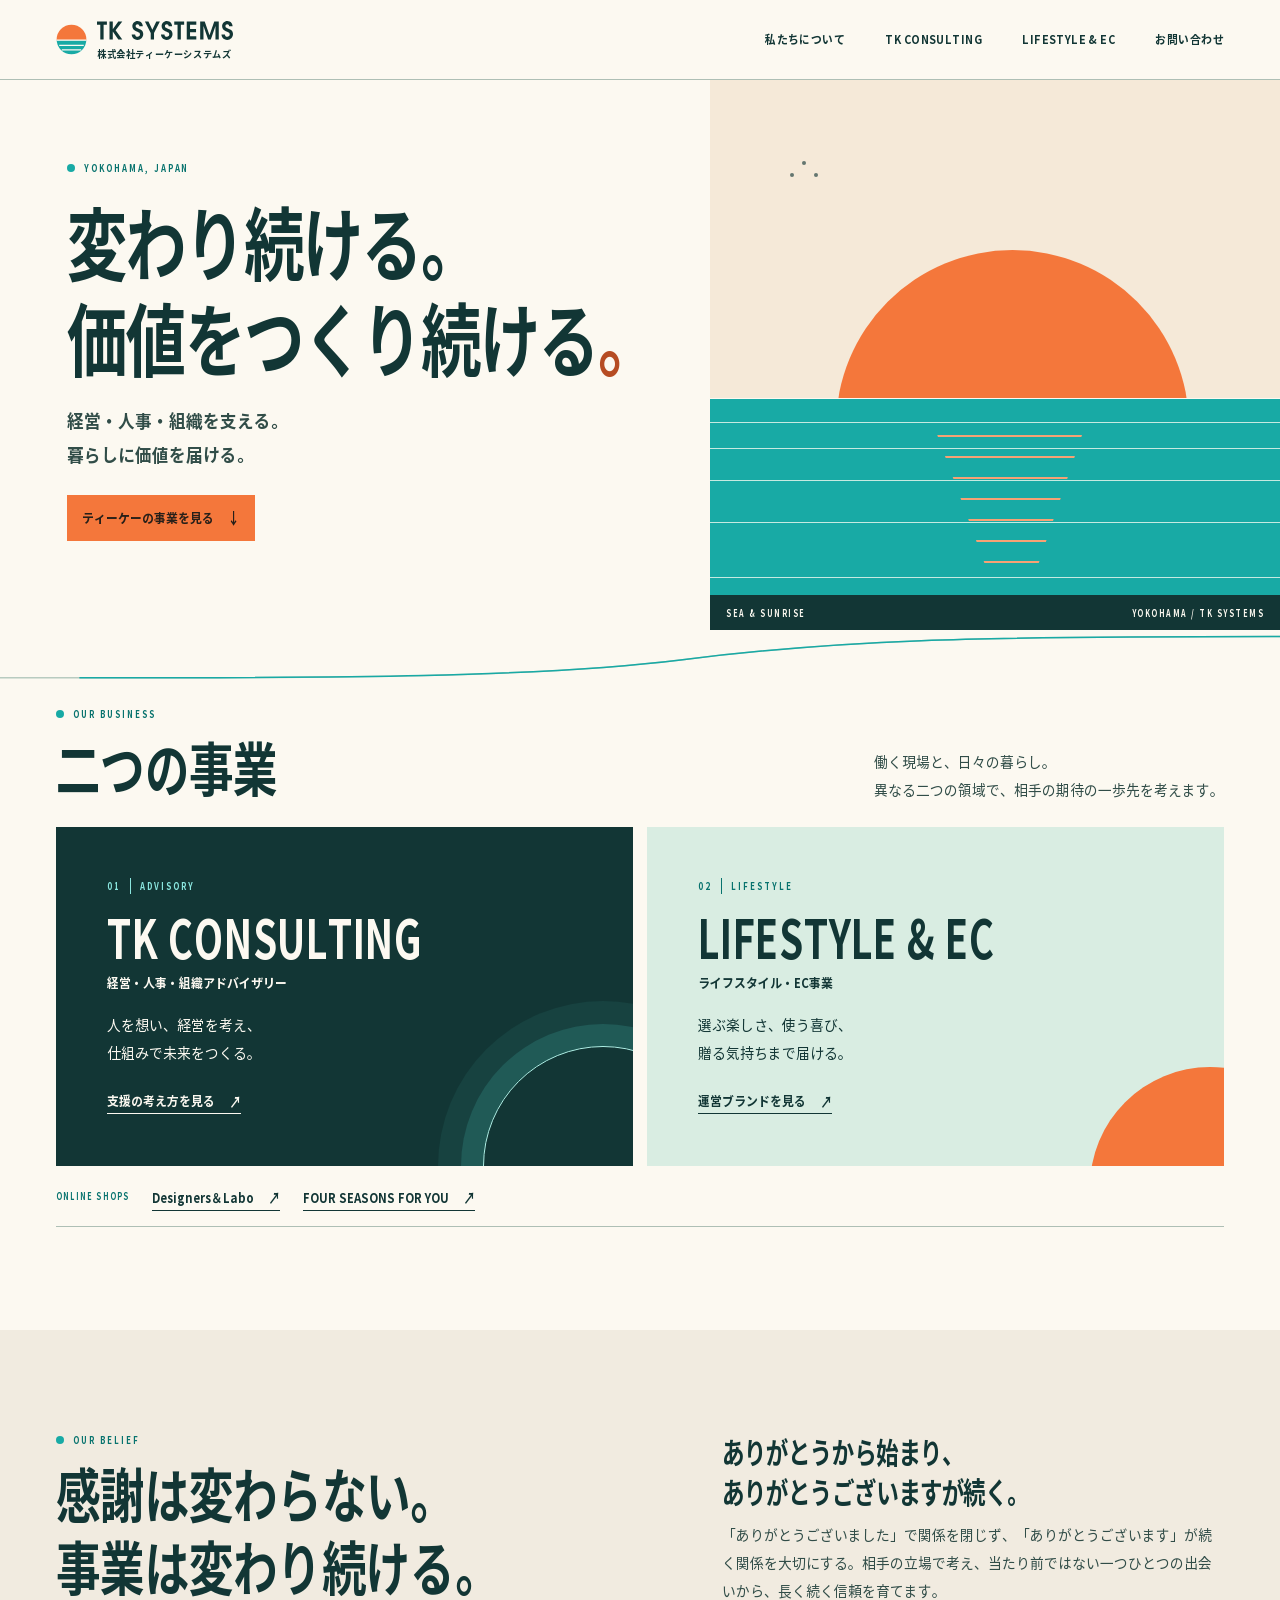
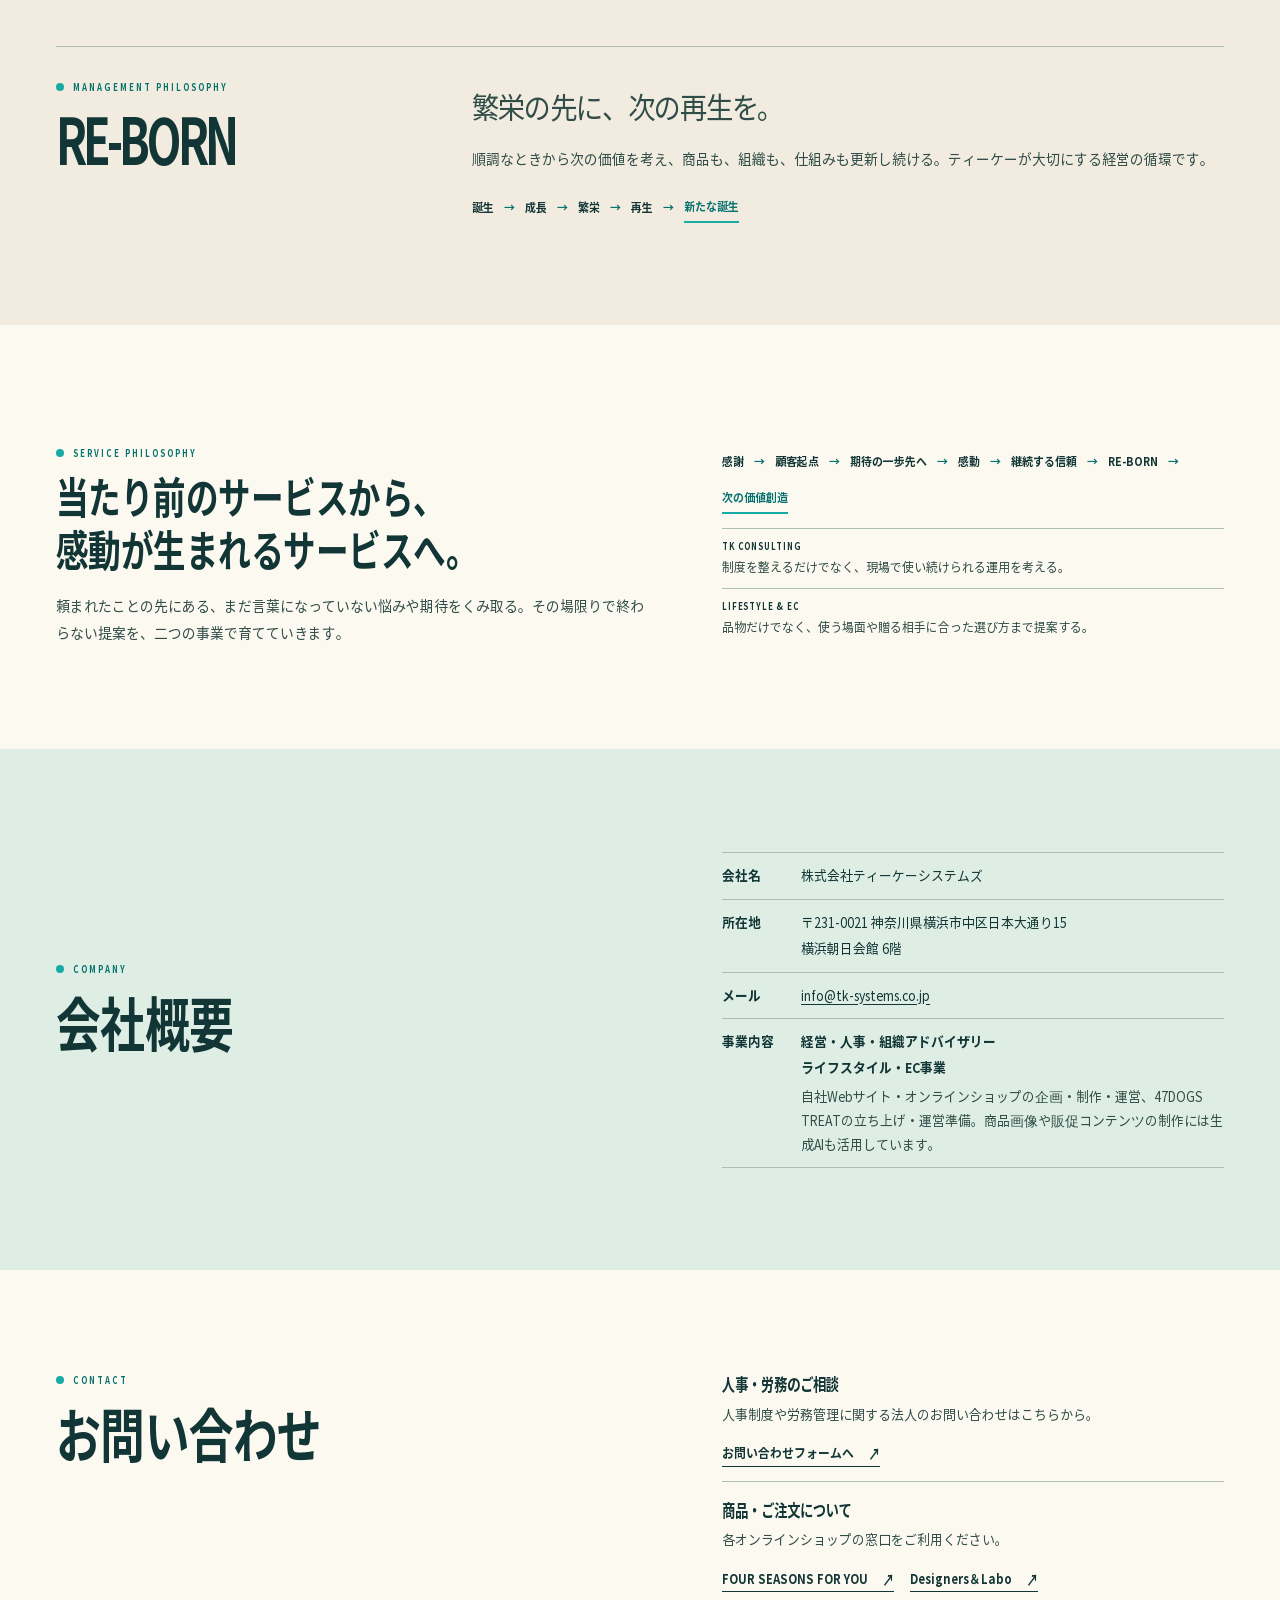
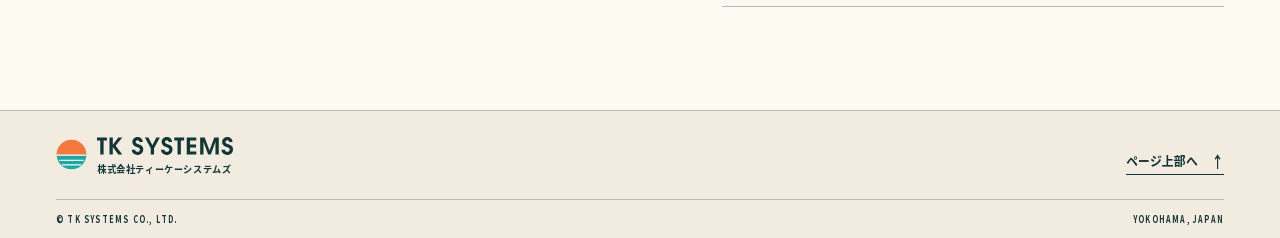
<file: index.html>
<!doctype html>
<html lang="ja">
<head>
<meta charset="utf-8">
<meta name="viewport" content="width=device-width, initial-scale=1">
<meta name="theme-color" content="#fcf9f1">
<meta name="description" content="横浜を拠点に、経営・人事・組織アドバイザリーとライフスタイル・EC事業を展開する株式会社ティーケーシステムズ。">
<title>株式会社ティーケーシステムズ | TK SYSTEMS</title>
<link rel="icon" href="./assets/mark.svg" type="image/svg+xml">
<link rel="preload" href="./assets/fonts/tks-display-bold.woff" as="font" type="font/woff" crossorigin>
<link rel="stylesheet" href="./style.css">
<link rel="stylesheet" href="./opening.css"><link rel="stylesheet" href="./motion-studio.css"><script src="./motion-studio.js" defer></script>
<script src="./main.js" defer></script>


</head>
<body><div class="tks-opening" aria-hidden="true"><div class="tks-opening-lockup"><div class="tks-opening-word">RE BORN</div><div class="tks-opening-track"><i></i></div></div></div>
<a class="skip" href="#main">本文へ</a>
<header class="header" id="top"><div class="shell header-inner">
<a class="logo" href="./" aria-label="株式会社ティーケーシステムズ ホーム"><img src="./assets/mark.svg" width="31" height="31" alt=""><span><span class="logo-english"><img class="logo-wordmark" src="./assets/tks-wordmark-gothic.svg" width="5648" height="765" alt="TK SYSTEMS"></span><small>株式会社ティーケーシステムズ</small></span></a>
<button class="menu" type="button" aria-expanded="false" aria-controls="nav">メニュー<span aria-hidden="true"></span></button>
<nav id="nav" aria-label="メインメニュー"><a href="./#about">私たちについて</a><a href="./consulting/">TK CONSULTING</a><a href="./lifestyle/">LIFESTYLE &amp; EC</a><a href="./contact/">お問い合わせ</a></nav>
</div></header>
<main id="main">
<section class="hero" aria-labelledby="hero-title" data-hero>
  <div class="hero-copy">
    <p class="label"><i></i>YOKOHAMA, JAPAN</p>
    <h1 id="hero-title"><span>変わり続ける。</span><span>価値をつくり続ける<b>。</b></span></h1>
    <p class="hero-intro">経営・人事・組織を支える。<br>暮らしに価値を届ける。</p>
    <a class="solid-link" href="#business">ティーケーの事業を見る <span aria-hidden="true">↓</span></a>
  </div>
  <figure class="hero-art" aria-label="ターコイズの海の水平線からオレンジの朝日が昇るグラフィック">
    <div class="sky"><div class="sun"></div><div class="spark"></div><div class="horizon"></div></div>
    <div class="water"><i></i><i></i><i></i><i></i><i></i><div class="reflection"></div></div>
    <figcaption><span>SEA &amp; SUNRISE</span><span>YOKOHAMA / TK SYSTEMS</span></figcaption>
  </figure>
</section>
<svg class="seam" viewBox="0 0 1200 68" preserveAspectRatio="none" aria-hidden="true"><path class="seam-base" d="M1200 8C900 8 790 12 640 36S280 58 0 58" fill="none" vector-effect="non-scaling-stroke"/><path class="seam-motion" pathLength="1" d="M1200 8C900 8 790 12 640 36S280 58 0 58" fill="none" vector-effect="non-scaling-stroke"/></svg>
<section class="shell business" id="business" aria-labelledby="business-heading">
  <div class="section-head" data-reveal><div><p class="label"><i></i>OUR BUSINESS</p><h2 id="business-heading">二つの事業</h2></div><p>働く現場と、日々の暮らし。<br>異なる二つの領域で、相手の期待の一歩先を考えます。</p></div>
  <div class="business-grid">
    <article class="business-card business-consult" data-reveal><p class="label"><span>01</span>ADVISORY</p><h3>TK CONSULTING</h3><p class="business-sub">経営・人事・組織アドバイザリー</p><p>人を想い、経営を考え、<br>仕組みで未来をつくる。</p><a class="arrow-link" href="./consulting/">支援の考え方を見る <span aria-hidden="true">↗</span></a></article>
    <article class="business-card business-lifestyle" data-reveal><p class="label"><span>02</span>LIFESTYLE</p><h3>LIFESTYLE &amp; EC</h3><p class="business-sub">ライフスタイル・EC事業</p><p>選ぶ楽しさ、使う喜び、<br>贈る気持ちまで届ける。</p><a class="arrow-link" href="./lifestyle/">運営ブランドを見る <span aria-hidden="true">↗</span></a><div class="orbit" aria-hidden="true"></div></article>
  </div>
  <div class="shop-shortcuts" data-reveal><span>ONLINE SHOPS</span><a class="arrow-link" href="https://www.rakuten.co.jp/designers-and-labo/">Designers＆Labo <span aria-hidden="true">↗</span></a><a class="arrow-link" href="https://4seasons-foryou.com/">FOUR SEASONS FOR YOU <span aria-hidden="true">↗</span></a></div>
</section>
<section class="belief" id="about" aria-labelledby="belief-heading"><div class="shell section-space">
  <div class="belief-grid"><div data-reveal><p class="label"><i></i>OUR BELIEF</p><h2 id="belief-heading">感謝は変わらない。<br>事業は変わり続ける。</h2></div><div class="belief-text" data-reveal><h3>ありがとうから始まり、<br>ありがとうございますが続く。</h3><p>「ありがとうございました」で関係を閉じず、「ありがとうございます」が続く関係を大切にする。相手の立場で考え、当たり前ではない一つひとつの出会いから、長く続く信頼を育てます。</p></div></div>
  <div class="reborn" data-reveal><div><p class="label"><i></i>MANAGEMENT PHILOSOPHY</p><h3>RE-BORN</h3></div><div><p class="reborn-tag">繁栄の先に、次の再生を。</p><p>順調なときから次の価値を考え、商品も、組織も、仕組みも更新し続ける。ティーケーが大切にする経営の循環です。</p><ol class="cycle"><li>誕生</li><li>成長</li><li>繁栄</li><li>再生</li><li>新たな誕生</li></ol></div></div>
</div></section>
<section class="shell service-philosophy section-space" aria-labelledby="service-heading"><div data-reveal><p class="label"><i></i>SERVICE PHILOSOPHY</p><h2 id="service-heading">当たり前のサービスから、<br>感動が生まれるサービスへ。</h2><p class="measure">頼まれたことの先にある、まだ言葉になっていない悩みや期待をくみ取る。その場限りで終わらない提案を、二つの事業で育てていきます。</p></div><div data-reveal><ol class="cycle"><li>感謝</li><li>顧客起点</li><li>期待の一歩先へ</li><li>感動</li><li>継続する信頼</li><li>RE-BORN</li><li>次の価値創造</li></ol><dl class="philosophy-examples"><div><dt>TK CONSULTING</dt><dd>制度を整えるだけでなく、現場で使い続けられる運用を考える。</dd></div><div><dt>LIFESTYLE &amp; EC</dt><dd>品物だけでなく、使う場面や贈る相手に合った選び方まで提案する。</dd></div></dl></div></section>
<section class="company-band" id="company" aria-labelledby="company-heading"><div class="shell section-space company-grid" data-reveal><div><p class="label"><i></i>COMPANY</p><h2 id="company-heading">会社概要</h2></div><dl><div><dt>会社名</dt><dd>株式会社ティーケーシステムズ</dd></div><div><dt>所在地</dt><dd>〒231-0021 神奈川県横浜市中区日本大通り15<br>横浜朝日会館 6階</dd></div><div><dt>メール</dt><dd><a class="company-email" href="mailto:info@tk-systems.co.jp">info@tk-systems.co.jp</a></dd></div><div><dt>事業内容</dt><dd><strong>経営・人事・組織アドバイザリー</strong><br><strong>ライフスタイル・EC事業</strong><span class="company-business-detail">自社Webサイト・オンラインショップの企画・制作・運営、47DOGS TREATの立ち上げ・運営準備。商品画像や販促コンテンツの制作には生成AIも活用しています。</span></dd></div></dl></div></section>
<section class="shell section-space contact" id="contact" aria-labelledby="contact-heading" data-reveal><div><p class="label"><i></i>CONTACT</p><h2 id="contact-heading">お問い合わせ</h2></div><div class="contact-choices"><article><h3>人事・労務のご相談</h3><p>人事制度や労務管理に関する法人のお問い合わせはこちらから。</p><a class="arrow-link" href="./contact/">お問い合わせフォームへ <span aria-hidden="true">↗</span></a></article><article><h3>商品・ご注文について</h3><p>各オンラインショップの窓口をご利用ください。</p><a class="arrow-link" href="https://4seasons-foryou.com/">FOUR SEASONS FOR YOU <span aria-hidden="true">↗</span></a><a class="arrow-link" href="https://www.rakuten.co.jp/designers-and-labo/">Designers＆Labo <span aria-hidden="true">↗</span></a></article></div></section>
</main>
<footer class="footer"><div class="shell footer-inner"><a class="logo" href="./" aria-label="株式会社ティーケーシステムズ ホーム"><img src="./assets/mark.svg" width="31" height="31" alt=""><span><span class="logo-english"><img class="logo-wordmark" src="./assets/tks-wordmark-gothic.svg" width="5648" height="765" alt="TK SYSTEMS"></span><small>株式会社ティーケーシステムズ</small></span></a><a href="#top" class="arrow-link">ページ上部へ <span aria-hidden="true">↑</span></a></div><div class="shell footer-bottom"><small>© TK SYSTEMS CO., LTD.</small><span>YOKOHAMA, JAPAN</span></div></footer>
</body></html>
</file>
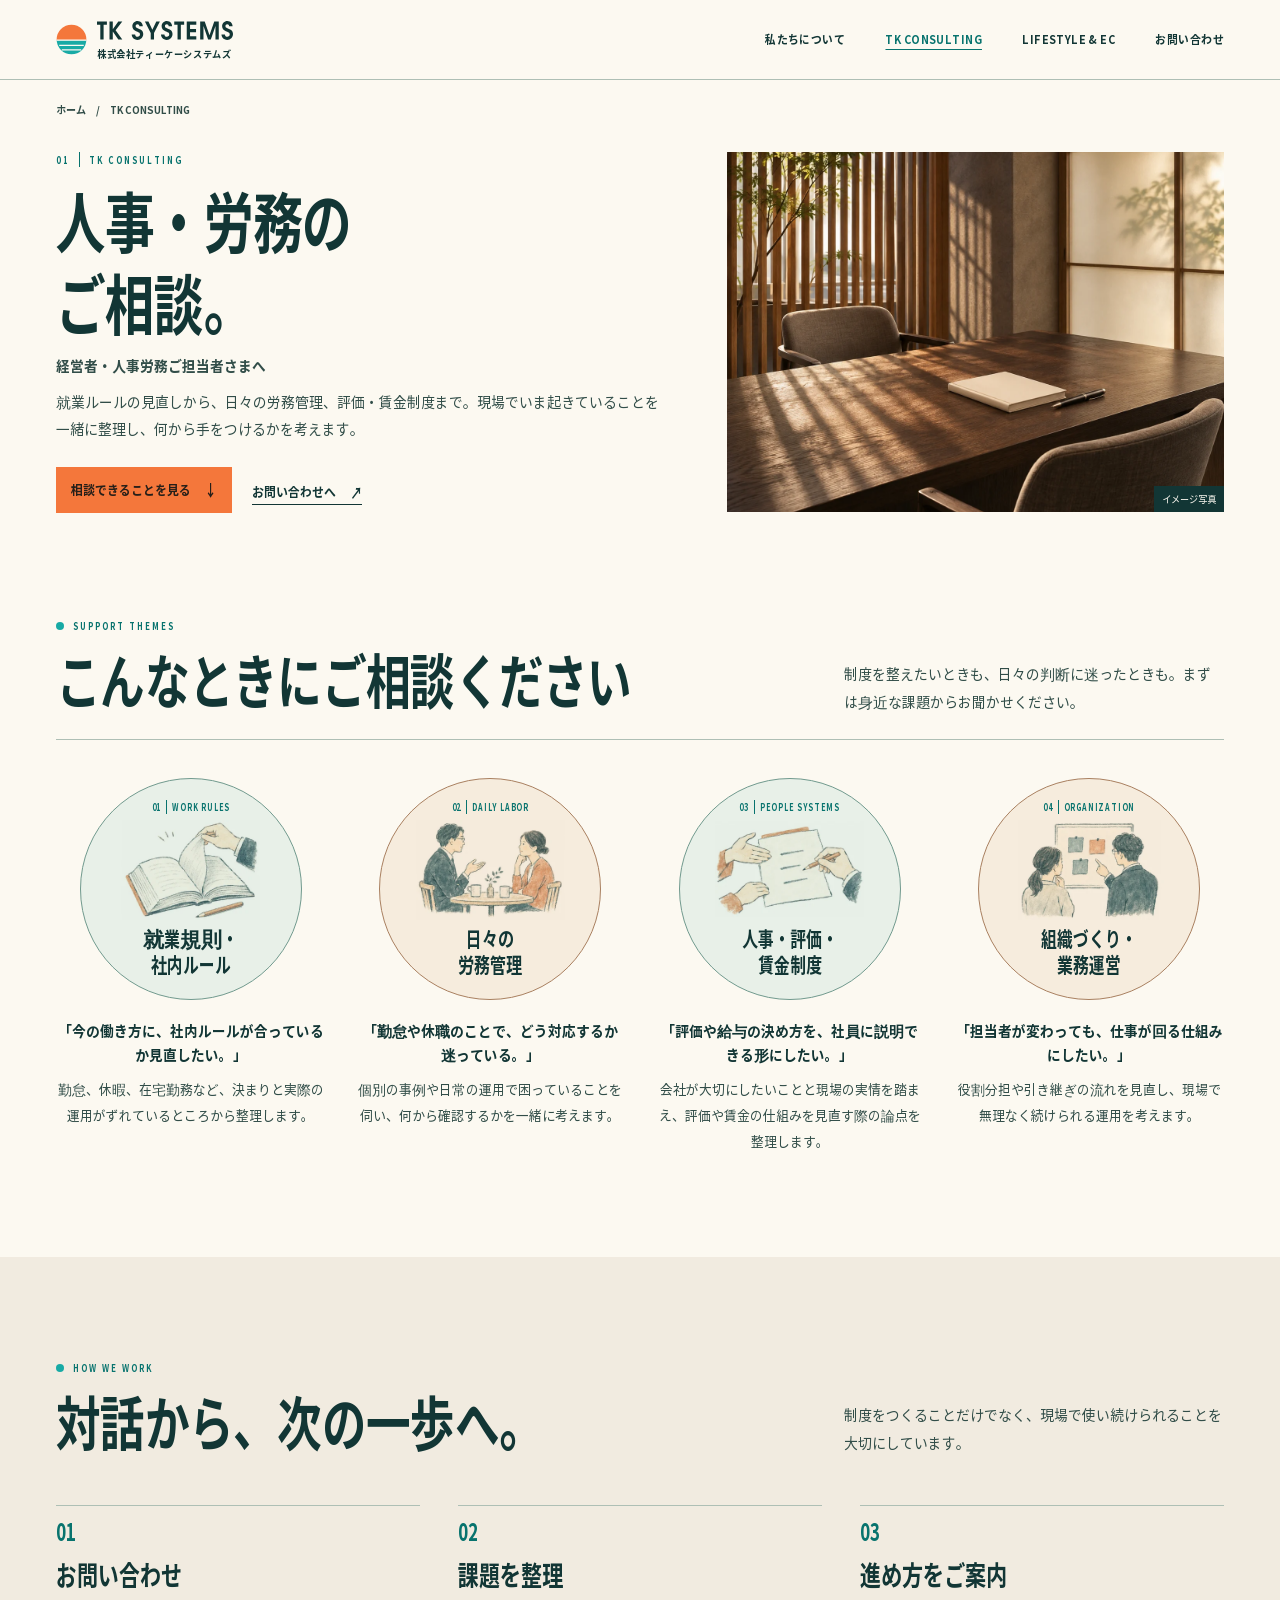
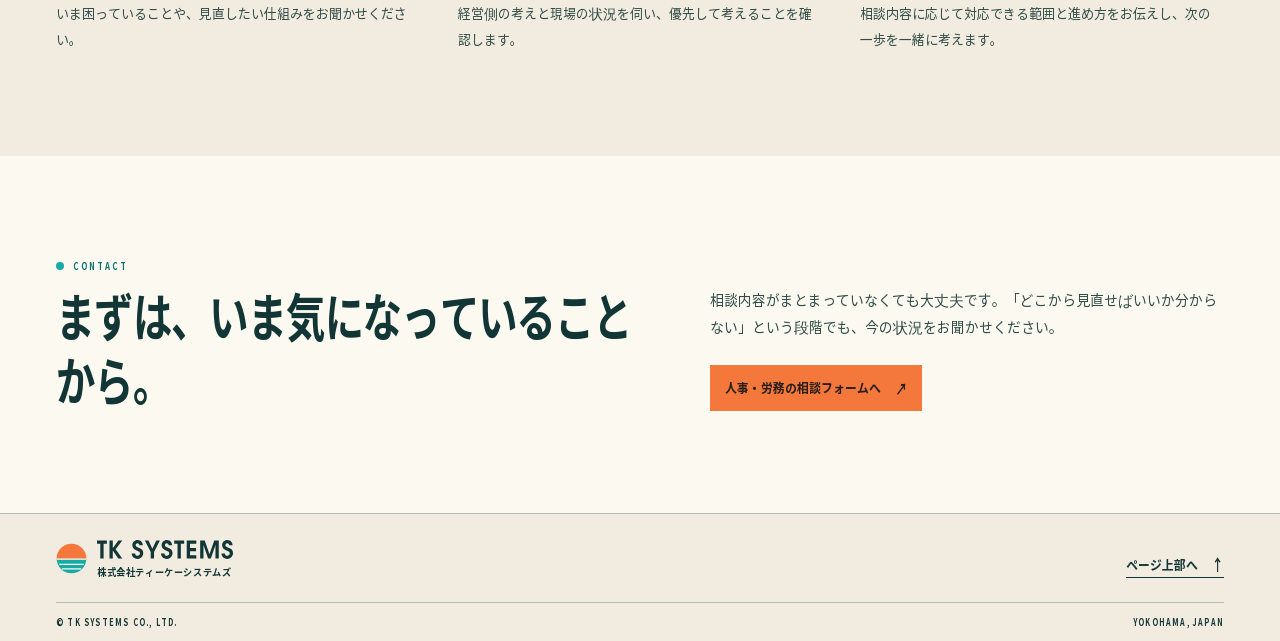
<file: consulting/index.html>
<!doctype html>
<html lang="ja">
<head>
<meta charset="utf-8">
<meta name="viewport" content="width=device-width, initial-scale=1">
<meta name="theme-color" content="#fcf9f1">
<meta name="description" content="法人向けの人事・労務の相談窓口。就業ルール、労務管理、人事・評価・賃金制度、組織の運用に関する相談テーマと進め方をご案内します。">
<title>TK CONSULTING｜人事・労務のご相談 | TK SYSTEMS</title>
<link rel="icon" href="../assets/mark.svg" type="image/svg+xml">

<link rel="stylesheet" href="../style.css">
<link rel="stylesheet" href="../page-iris.css?v=5">
<script src="../main.js" defer></script>


</head>
<body><div class="page-iris" aria-hidden="true"><div class="iris-window"><svg class="iris-tanpopo" xmlns="http://www.w3.org/2000/svg" viewBox="0 0 180 150" focusable="false">
  <path fill="#fffefe" stroke="#173b39" stroke-width="3.1" stroke-linejoin="round" d="M52 139c-4-17 1-31 16-40h46c13 11 19 26 15 42z"/>
  <path fill="#fffefe" stroke="#173b39" stroke-width="3.1" stroke-linejoin="round" d="M49 66C41 50 36 25 42 13c3-6 10-7 17-1 10 8 19 23 22 39a55 55 0 0 1 22 0c3-16 10-32 22-41 8-5 15-3 17 4 4 13-2 37-10 50 8 11 13 25 9 38-5 18-23 29-48 29-26 0-45-10-50-28-4-12-1-25 6-37Z"/>
  <path fill="#e7b9af" d="M53 55c-5-13-8-27-5-36 8 5 16 19 19 32zm68-4c4-15 10-26 17-32 1 12-3 25-8 35z"/>
  <ellipse cx="103" cy="77" rx="3.5" ry="4.2" fill="#173b39"/>
  <ellipse cx="70" cy="77" rx="3.5" ry="4.2" fill="#173b39"/>
  <path fill="#f4efed" stroke="#173b39" stroke-width="2.1" d="M80 90q10-6 20 0 12-2 16 7 1 12-15 13l-11-3-11 3q-14-1-14-11 3-10 15-9z"/>
  <path fill="#173b39" d="M84 88q7-3 14 0 1 4-7 7-8-3-7-7z"/>
  <path d="M66 128q24 13 55-1" stroke="#d28a60" stroke-width="4" fill="none" stroke-linecap="round"/>
</svg>
</div></div>
<a class="skip" href="#main">本文へ</a>
<header class="header" id="top"><div class="shell header-inner">
<a class="logo" href="../" aria-label="株式会社ティーケーシステムズ ホーム"><img src="../assets/mark.svg" width="31" height="31" alt=""><span><span class="logo-english"><img class="logo-wordmark" src="../assets/tks-wordmark-gothic.svg" width="5648" height="765" alt="TK SYSTEMS"></span><small>株式会社ティーケーシステムズ</small></span></a>
<button class="menu" type="button" aria-expanded="false" aria-controls="nav">メニュー<span aria-hidden="true"></span></button>
<nav id="nav" aria-label="メインメニュー"><a href="../#about">私たちについて</a><a href="../consulting/" aria-current="location">TK CONSULTING</a><a href="../lifestyle/">LIFESTYLE &amp; EC</a><a href="../contact/">お問い合わせ</a></nav>
</div></header>
<main id="main"><nav class="shell crumbs" aria-label="パンくずリスト"><a href="../">ホーム</a><span aria-hidden="true">/</span><span aria-current="page">TK CONSULTING</span></nav>
<section class="shell subhero consult-hero" aria-labelledby="sub-title">
  <div><p class="label"><span>01</span>TK CONSULTING</p><h1 id="sub-title">人事・労務の<br>ご相談。</h1>
  <p class="sub-type">経営者・人事労務ご担当者さまへ</p>
  <p>就業ルールの見直しから、日々の労務管理、評価・賃金制度まで。現場でいま起きていることを一緒に整理し、何から手をつけるかを考えます。</p>
  <div class="brand-actions consult-actions"><a class="solid-link" href="#support">相談できることを見る <span aria-hidden="true">↓</span></a><a class="arrow-link" href="../contact/">お問い合わせへ <span aria-hidden="true">↗</span></a></div></div>
  <figure><img src="../assets/workspace.webp" alt="" loading="eager" decoding="async"><figcaption>イメージ写真</figcaption></figure>
</section>
<section class="shell section-space consult-support" id="support" aria-labelledby="support-heading">
  <div class="section-head"><div><p class="label"><i></i>SUPPORT THEMES</p><h2 id="support-heading">こんなときにご相談ください</h2></div><p>制度を整えたいときも、日々の判断に迷ったときも。まずは身近な課題からお聞かせください。</p></div>
  <div class="consult-topics"><article class="consult-topic"><div class="consult-topic-ring"><p class="label"><span>01</span>WORK RULES</p><img class="consult-topic-illustration" src="../assets/consult-sketch-01.webp" width="360" height="240" alt="" loading="lazy" decoding="async"><h3>就業規則・<br>社内ルール</h3></div><div class="consult-topic-copy"><p class="consult-scenario">「今の働き方に、社内ルールが合っているか見直したい。」</p><p class="consult-topic-desc">勤怠、休暇、在宅勤務など、決まりと実際の運用がずれているところから整理します。</p></div></article><article class="consult-topic"><div class="consult-topic-ring"><p class="label"><span>02</span>DAILY LABOR</p><img class="consult-topic-illustration" src="../assets/consult-sketch-02.webp" width="360" height="240" alt="" loading="lazy" decoding="async"><h3>日々の<br>労務管理</h3></div><div class="consult-topic-copy"><p class="consult-scenario">「勤怠や休職のことで、どう対応するか迷っている。」</p><p class="consult-topic-desc">個別の事例や日常の運用で困っていることを伺い、何から確認するかを一緒に考えます。</p></div></article><article class="consult-topic"><div class="consult-topic-ring"><p class="label"><span>03</span>PEOPLE SYSTEMS</p><img class="consult-topic-illustration" src="../assets/consult-sketch-03.webp" width="360" height="240" alt="" loading="lazy" decoding="async"><h3>人事・評価・<br>賃金制度</h3></div><div class="consult-topic-copy"><p class="consult-scenario">「評価や給与の決め方を、社員に説明できる形にしたい。」</p><p class="consult-topic-desc">会社が大切にしたいことと現場の実情を踏まえ、評価や賃金の仕組みを見直す際の論点を整理します。</p></div></article><article class="consult-topic"><div class="consult-topic-ring"><p class="label"><span>04</span>ORGANIZATION</p><img class="consult-topic-illustration" src="../assets/consult-sketch-04.webp" width="360" height="240" alt="" loading="lazy" decoding="async"><h3>組織づくり・<br>業務運営</h3></div><div class="consult-topic-copy"><p class="consult-scenario">「担当者が変わっても、仕事が回る仕組みにしたい。」</p><p class="consult-topic-desc">役割分担や引き継ぎの流れを見直し、現場で無理なく続けられる運用を考えます。</p></div></article></div>
</section>
<section class="belief consult-process" aria-labelledby="consult-process-heading"><div class="shell section-space">
  <div class="section-head"><div><p class="label"><i></i>HOW WE WORK</p><h2 id="consult-process-heading">対話から、次の一歩へ。</h2></div><p>制度をつくることだけでなく、現場で使い続けられることを大切にしています。</p></div>
  <ol class="consult-steps"><li><span aria-hidden="true">01</span><h3>お問い合わせ</h3><p>いま困っていることや、見直したい仕組みをお聞かせください。</p></li><li><span aria-hidden="true">02</span><h3>課題を整理</h3><p>経営側の考えと現場の状況を伺い、優先して考えることを確認します。</p></li><li><span aria-hidden="true">03</span><h3>進め方をご案内</h3><p>相談内容に応じて対応できる範囲と進め方をお伝えし、次の一歩を一緒に考えます。</p></li></ol>
</div></section>
<section class="shell section-space consult-contact" aria-labelledby="consult-contact-heading">
  <div><p class="label"><i></i>CONTACT</p><h2 id="consult-contact-heading">まずは、いま気になっていることから。</h2></div>
  <div><p class="measure">相談内容がまとまっていなくても大丈夫です。「どこから見直せばいいか分からない」という段階でも、今の状況をお聞かせください。</p><a class="solid-link" href="../contact/">人事・労務の相談フォームへ <span aria-hidden="true">↗</span></a></div>
</section>
</main>
<footer class="footer"><div class="shell footer-inner"><a class="logo" href="../" aria-label="株式会社ティーケーシステムズ ホーム"><img src="../assets/mark.svg" width="31" height="31" alt=""><span><span class="logo-english"><img class="logo-wordmark" src="../assets/tks-wordmark-gothic.svg" width="5648" height="765" alt="TK SYSTEMS"></span><small>株式会社ティーケーシステムズ</small></span></a><a href="#top" class="arrow-link">ページ上部へ <span aria-hidden="true">↑</span></a></div><div class="shell footer-bottom"><small>© TK SYSTEMS CO., LTD.</small><span>YOKOHAMA, JAPAN</span></div></footer>
</body></html>
</file>
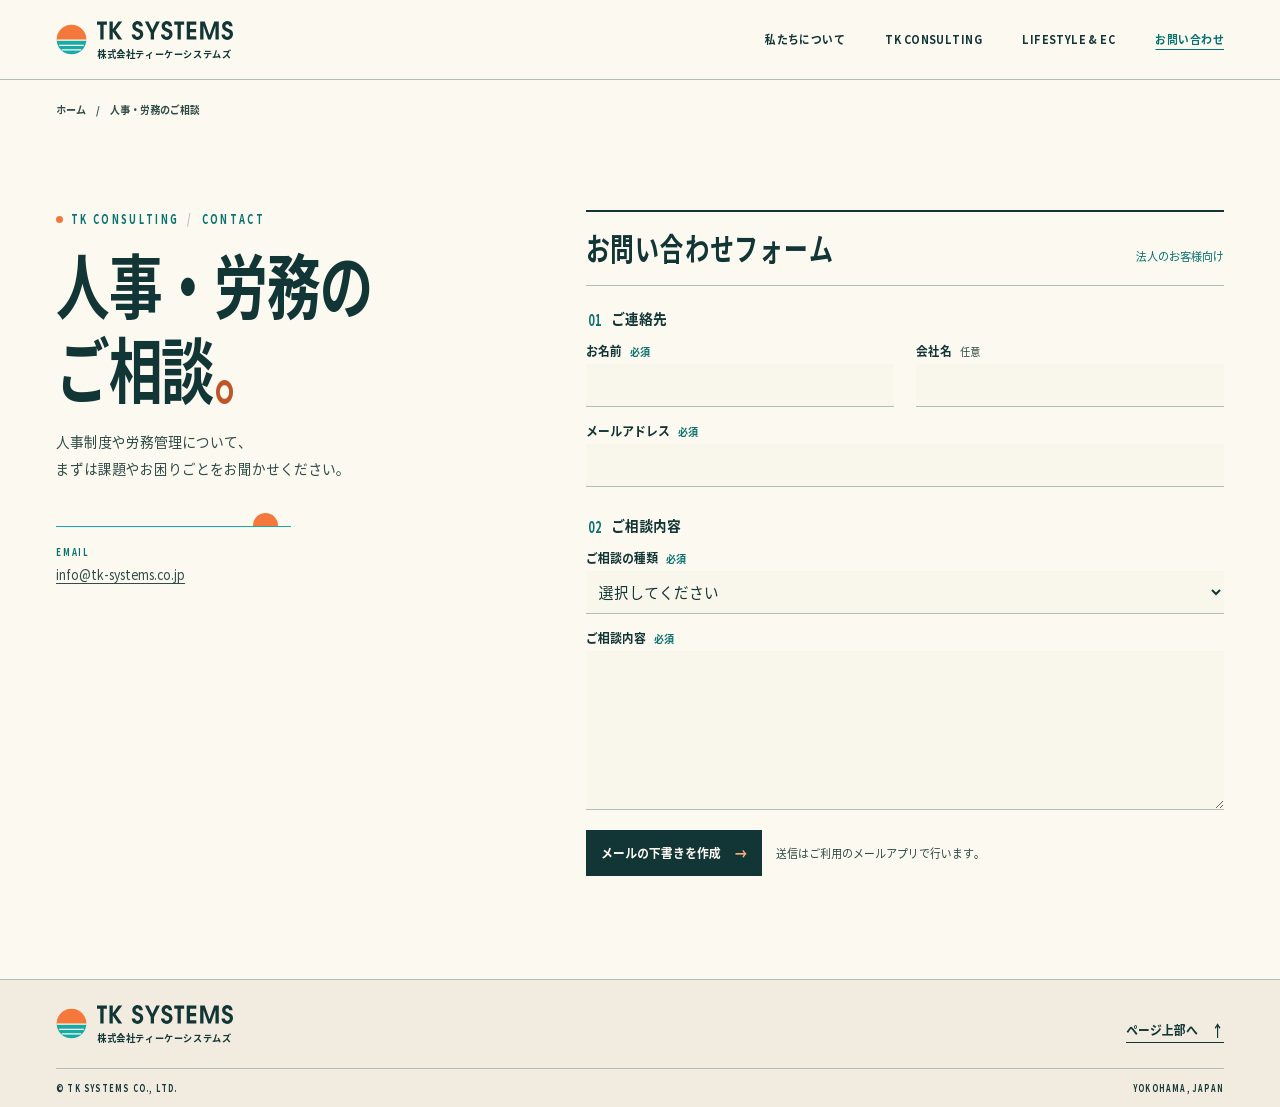
<file: contact/index.html>
<!doctype html>
<html lang="ja">
<head>
<meta charset="utf-8">
<meta name="viewport" content="width=device-width, initial-scale=1">
<meta name="theme-color" content="#fcf9f1">
<meta name="description" content="株式会社ティーケーシステムズの人事・労務に関する法人向けのお問い合わせ窓口。">
<title>人事・労務のご相談 | TK SYSTEMS</title>
<link rel="icon" href="../assets/mark.svg" type="image/svg+xml">

<link rel="stylesheet" href="../style.css">
<link rel="stylesheet" href="../page-iris.css?v=5">
<script src="../main.js" defer></script>

<script src="../contact.js" defer></script>
</head>
<body><div class="page-iris" aria-hidden="true"><div class="iris-window"><svg class="iris-tanpopo" xmlns="http://www.w3.org/2000/svg" viewBox="0 0 180 150" focusable="false">
  <path fill="#fffefe" stroke="#173b39" stroke-width="3.1" stroke-linejoin="round" d="M52 139c-4-17 1-31 16-40h46c13 11 19 26 15 42z"/>
  <path fill="#fffefe" stroke="#173b39" stroke-width="3.1" stroke-linejoin="round" d="M49 66C41 50 36 25 42 13c3-6 10-7 17-1 10 8 19 23 22 39a55 55 0 0 1 22 0c3-16 10-32 22-41 8-5 15-3 17 4 4 13-2 37-10 50 8 11 13 25 9 38-5 18-23 29-48 29-26 0-45-10-50-28-4-12-1-25 6-37Z"/>
  <path fill="#e7b9af" d="M53 55c-5-13-8-27-5-36 8 5 16 19 19 32zm68-4c4-15 10-26 17-32 1 12-3 25-8 35z"/>
  <ellipse cx="103" cy="77" rx="3.5" ry="4.2" fill="#173b39"/>
  <ellipse cx="70" cy="77" rx="3.5" ry="4.2" fill="#173b39"/>
  <path fill="#f4efed" stroke="#173b39" stroke-width="2.1" d="M80 90q10-6 20 0 12-2 16 7 1 12-15 13l-11-3-11 3q-14-1-14-11 3-10 15-9z"/>
  <path fill="#173b39" d="M84 88q7-3 14 0 1 4-7 7-8-3-7-7z"/>
  <path d="M66 128q24 13 55-1" stroke="#d28a60" stroke-width="4" fill="none" stroke-linecap="round"/>
</svg>
</div></div>
<a class="skip" href="#main">本文へ</a>
<header class="header" id="top"><div class="shell header-inner">
<a class="logo" href="../" aria-label="株式会社ティーケーシステムズ ホーム"><img src="../assets/mark.svg" width="31" height="31" alt=""><span><span class="logo-english"><img class="logo-wordmark" src="../assets/tks-wordmark-gothic.svg" width="5648" height="765" alt="TK SYSTEMS"></span><small>株式会社ティーケーシステムズ</small></span></a>
<button class="menu" type="button" aria-expanded="false" aria-controls="nav">メニュー<span aria-hidden="true"></span></button>
<nav id="nav" aria-label="メインメニュー"><a href="../#about">私たちについて</a><a href="../consulting/">TK CONSULTING</a><a href="../lifestyle/">LIFESTYLE &amp; EC</a><a href="../contact/" aria-current="location">お問い合わせ</a></nav>
</div></header>
<main id="main"><nav class="shell crumbs" aria-label="パンくずリスト"><a href="../">ホーム</a><span aria-hidden="true">/</span><span aria-current="page">人事・労務のご相談</span></nav>
<section class="shell inquiry" aria-labelledby="contact-title">
  <div class="inquiry-intro">
    <p class="inquiry-kicker"><i aria-hidden="true"></i> TK CONSULTING <span> / </span> CONTACT</p>
    <h1 id="contact-title">人事・労務の<br>ご相談<span>。</span></h1>
    <p class="inquiry-lead">人事制度や労務管理について、<br>まずは課題やお困りごとをお聞かせください。</p>
    <div class="inquiry-horizon" aria-hidden="true"><i></i></div>
    <p class="inquiry-address"><span>EMAIL</span><a href="mailto:info@tk-systems.co.jp">info@tk-systems.co.jp</a></p>
  </div>
  <div class="inquiry-main">
    <div class="inquiry-heading"><h2>お問い合わせフォーム</h2><p>法人のお客様向け</p></div>
    <form id="inquiry-form" data-recipient="info@tk-systems.co.jp" aria-describedby="inquiry-help" hidden>
      <fieldset class="inquiry-grid">
        <legend><span>01</span> ご連絡先</legend>
        <div class="inquiry-field"><label for="inquiry-name">お名前 <span>必須</span></label><input type="text" id="inquiry-name" name="name" autocomplete="name" maxlength="80" required></div>
        <div class="inquiry-field"><label for="inquiry-company">会社名 <span class="inquiry-optional">任意</span></label><input type="text" id="inquiry-company" name="company" autocomplete="organization" maxlength="120"></div>
        <div class="inquiry-field"><label for="inquiry-email">メールアドレス <span>必須</span></label><input type="email" id="inquiry-email" name="email" autocomplete="email" maxlength="254" required></div>
      </fieldset>
      <fieldset class="inquiry-grid inquiry-detail">
        <legend><span>02</span> ご相談内容</legend>
        <div class="inquiry-field"><label for="inquiry-topic">ご相談の種類 <span>必須</span></label><select id="inquiry-topic" name="topic" required><option value="">選択してください</option><option>人事制度・評価・賃金</option><option>労務管理・業務運営</option><option>その他の人事・労務相談</option></select></div>
        <div class="inquiry-field inquiry-message"><label for="inquiry-message">ご相談内容 <span>必須</span></label><textarea id="inquiry-message" name="message" rows="6" maxlength="1200" required></textarea></div>
      </fieldset>
      <div class="inquiry-submit">
        <button type="submit" class="solid-link">メールの下書きを作成 <span aria-hidden="true">→</span></button>
        <p class="inquiry-help" id="inquiry-help">送信はご利用のメールアプリで行います。</p>
      </div>
      <p id="inquiry-status" class="inquiry-status" role="status"></p>
    </form>
    <section id="inquiry-draft" class="inquiry-draft" aria-labelledby="inquiry-draft-title" hidden>
      <h3 id="inquiry-draft-title" tabindex="-1">メールの下書き</h3>
      <p>まだ送信されていません。</p>
      <label for="inquiry-draft-text">宛先・件名・本文</label>
      <textarea id="inquiry-draft-text" rows="8" readonly></textarea>
      <div class="inquiry-draft-actions"><a class="solid-link" id="inquiry-open" href="mailto:info@tk-systems.co.jp">メールアプリで開く <span aria-hidden="true">↗</span></a><button id="inquiry-copy" type="button" class="arrow-link">本文をコピー</button></div>
      <p id="inquiry-copy-status" class="inquiry-status" role="status"></p>
    </section>
  </div>
</section>
</main>
<footer class="footer"><div class="shell footer-inner"><a class="logo" href="../" aria-label="株式会社ティーケーシステムズ ホーム"><img src="../assets/mark.svg" width="31" height="31" alt=""><span><span class="logo-english"><img class="logo-wordmark" src="../assets/tks-wordmark-gothic.svg" width="5648" height="765" alt="TK SYSTEMS"></span><small>株式会社ティーケーシステムズ</small></span></a><a href="#top" class="arrow-link">ページ上部へ <span aria-hidden="true">↑</span></a></div><div class="shell footer-bottom"><small>© TK SYSTEMS CO., LTD.</small><span>YOKOHAMA, JAPAN</span></div></footer>
</body></html>
</file>
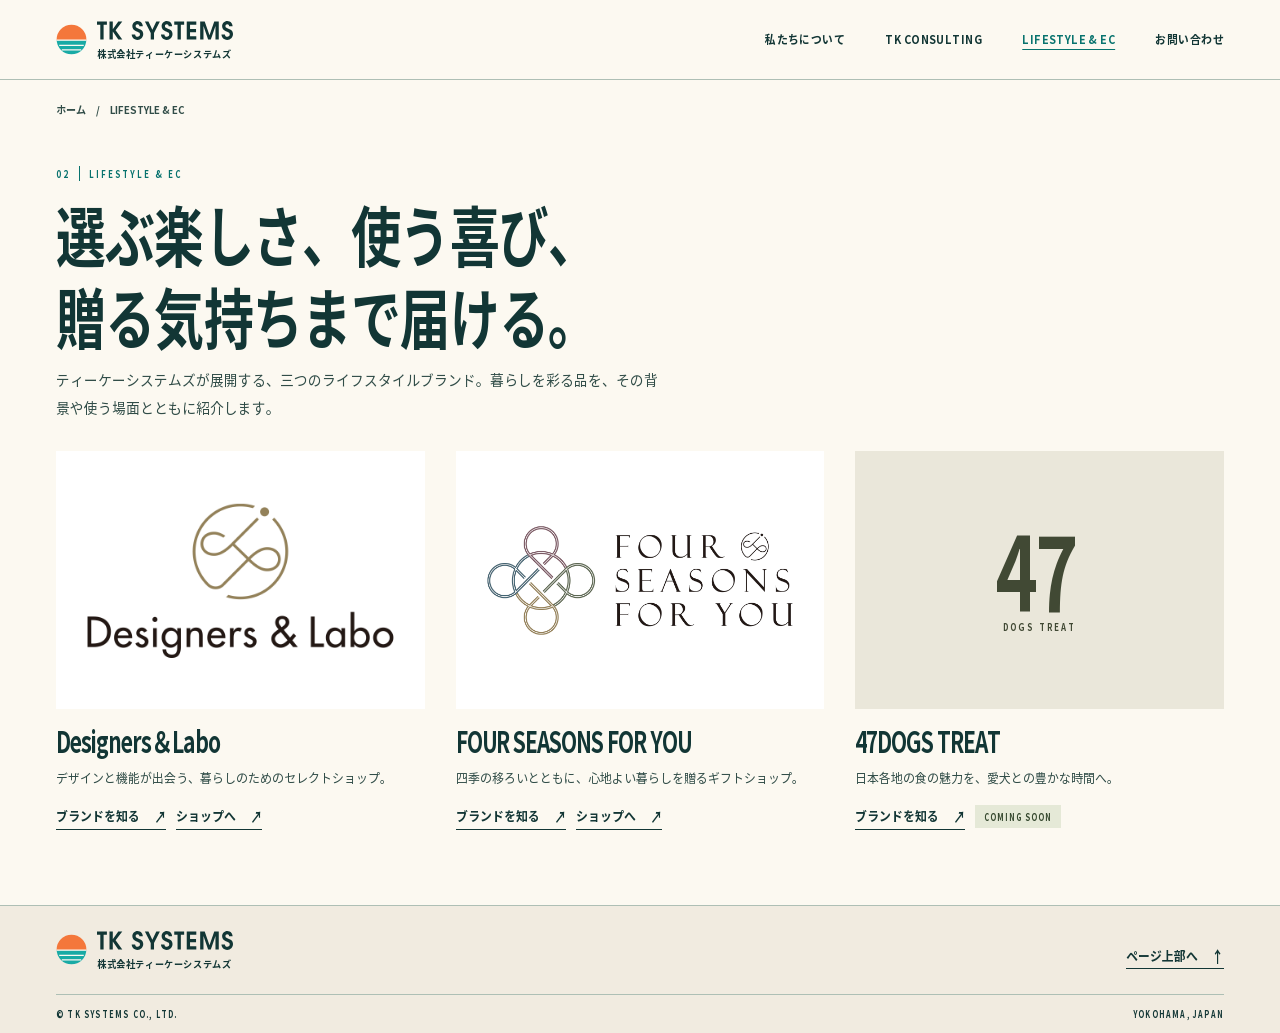
<file: lifestyle/index.html>
<!doctype html>
<html lang="ja">
<head>
<meta charset="utf-8">
<meta name="viewport" content="width=device-width, initial-scale=1">
<meta name="theme-color" content="#fcf9f1">
<meta name="description" content="Designers＆Labo、FOUR SEASONS FOR YOU、47DOGS TREAT。ティーケーシステムズのライフスタイル・EC事業。">
<title>LIFESTYLE &amp; EC | TK SYSTEMS</title>
<link rel="icon" href="../assets/mark.svg" type="image/svg+xml">

<link rel="stylesheet" href="../style.css">
<link rel="stylesheet" href="../page-iris.css?v=5">
<script src="../main.js" defer></script>


</head>
<body><div class="page-iris" aria-hidden="true"><div class="iris-window"><svg class="iris-tanpopo" xmlns="http://www.w3.org/2000/svg" viewBox="0 0 180 150" focusable="false">
  <path fill="#fffefe" stroke="#173b39" stroke-width="3.1" stroke-linejoin="round" d="M52 139c-4-17 1-31 16-40h46c13 11 19 26 15 42z"/>
  <path fill="#fffefe" stroke="#173b39" stroke-width="3.1" stroke-linejoin="round" d="M49 66C41 50 36 25 42 13c3-6 10-7 17-1 10 8 19 23 22 39a55 55 0 0 1 22 0c3-16 10-32 22-41 8-5 15-3 17 4 4 13-2 37-10 50 8 11 13 25 9 38-5 18-23 29-48 29-26 0-45-10-50-28-4-12-1-25 6-37Z"/>
  <path fill="#e7b9af" d="M53 55c-5-13-8-27-5-36 8 5 16 19 19 32zm68-4c4-15 10-26 17-32 1 12-3 25-8 35z"/>
  <ellipse cx="103" cy="77" rx="3.5" ry="4.2" fill="#173b39"/>
  <ellipse cx="70" cy="77" rx="3.5" ry="4.2" fill="#173b39"/>
  <path fill="#f4efed" stroke="#173b39" stroke-width="2.1" d="M80 90q10-6 20 0 12-2 16 7 1 12-15 13l-11-3-11 3q-14-1-14-11 3-10 15-9z"/>
  <path fill="#173b39" d="M84 88q7-3 14 0 1 4-7 7-8-3-7-7z"/>
  <path d="M66 128q24 13 55-1" stroke="#d28a60" stroke-width="4" fill="none" stroke-linecap="round"/>
</svg>
</div></div>
<a class="skip" href="#main">本文へ</a>
<header class="header" id="top"><div class="shell header-inner">
<a class="logo" href="../" aria-label="株式会社ティーケーシステムズ ホーム"><img src="../assets/mark.svg" width="31" height="31" alt=""><span><span class="logo-english"><img class="logo-wordmark" src="../assets/tks-wordmark-gothic.svg" width="5648" height="765" alt="TK SYSTEMS"></span><small>株式会社ティーケーシステムズ</small></span></a>
<button class="menu" type="button" aria-expanded="false" aria-controls="nav">メニュー<span aria-hidden="true"></span></button>
<nav id="nav" aria-label="メインメニュー"><a href="../#about">私たちについて</a><a href="../consulting/">TK CONSULTING</a><a href="../lifestyle/" aria-current="location">LIFESTYLE &amp; EC</a><a href="../contact/">お問い合わせ</a></nav>
</div></header>
<main id="main"><nav class="shell crumbs" aria-label="パンくずリスト"><a href="../">ホーム</a><span aria-hidden="true">/</span><span aria-current="page">LIFESTYLE &amp; EC</span></nav>
<section class="shell landing" aria-labelledby="life-title"><p class="label"><span>02</span>LIFESTYLE &amp; EC</p><h1 id="life-title">選ぶ楽しさ、使う喜び、<br>贈る気持ちまで届ける。</h1><p>ティーケーシステムズが展開する、三つのライフスタイルブランド。暮らしを彩る品を、その背景や使う場面とともに紹介します。</p></section>
<section class="shell brand-grid" aria-label="運営ブランド"><article class="brand-card" data-reveal><a class="brand-image" href="../lifestyle/designers-labo/" aria-label="Designers＆Laboのブランド紹介"><div class="brand-logo-stage"><img src="../assets/designers-labo-logo.png" alt="" width="780" height="780" loading="lazy" decoding="async"></div></a><h2>Designers＆Labo</h2><p>デザインと機能が出会う、暮らしのためのセレクトショップ。</p><div><a class="arrow-link" href="../lifestyle/designers-labo/">ブランドを知る <span aria-hidden="true">↗</span></a><a class="arrow-link" href="https://www.rakuten.co.jp/designers-and-labo/">ショップへ <span aria-hidden="true">↗</span></a></div></article><article class="brand-card" data-reveal><a class="brand-image" href="../lifestyle/four-seasons/" aria-label="FOUR SEASONS FOR YOUのブランド紹介"><div class="brand-logo-stage"><img src="../assets/four-seasons-for-you-logo.png" alt="" width="1200" height="1200" loading="lazy" decoding="async"></div></a><h2>FOUR SEASONS FOR YOU</h2><p>四季の移ろいとともに、心地よい暮らしを贈るギフトショップ。</p><div><a class="arrow-link" href="../lifestyle/four-seasons/">ブランドを知る <span aria-hidden="true">↗</span></a><a class="arrow-link" href="https://4seasons-foryou.com/">ショップへ <span aria-hidden="true">↗</span></a></div></article><article class="brand-card" data-reveal><a class="brand-image" href="../lifestyle/47dogs-treat/" aria-label="47DOGS TREATのブランド紹介"><div class="dogs-art" aria-hidden="true"><span>47</span><b>DOGS TREAT</b></div></a><h2>47DOGS TREAT</h2><p>日本各地の食の魅力を、愛犬との豊かな時間へ。</p><div><a class="arrow-link" href="../lifestyle/47dogs-treat/">ブランドを知る <span aria-hidden="true">↗</span></a><span class="status">COMING SOON</span></div></article></section>
</main>
<footer class="footer"><div class="shell footer-inner"><a class="logo" href="../" aria-label="株式会社ティーケーシステムズ ホーム"><img src="../assets/mark.svg" width="31" height="31" alt=""><span><span class="logo-english"><img class="logo-wordmark" src="../assets/tks-wordmark-gothic.svg" width="5648" height="765" alt="TK SYSTEMS"></span><small>株式会社ティーケーシステムズ</small></span></a><a href="#top" class="arrow-link">ページ上部へ <span aria-hidden="true">↑</span></a></div><div class="shell footer-bottom"><small>© TK SYSTEMS CO., LTD.</small><span>YOKOHAMA, JAPAN</span></div></footer>
</body></html>
</file>
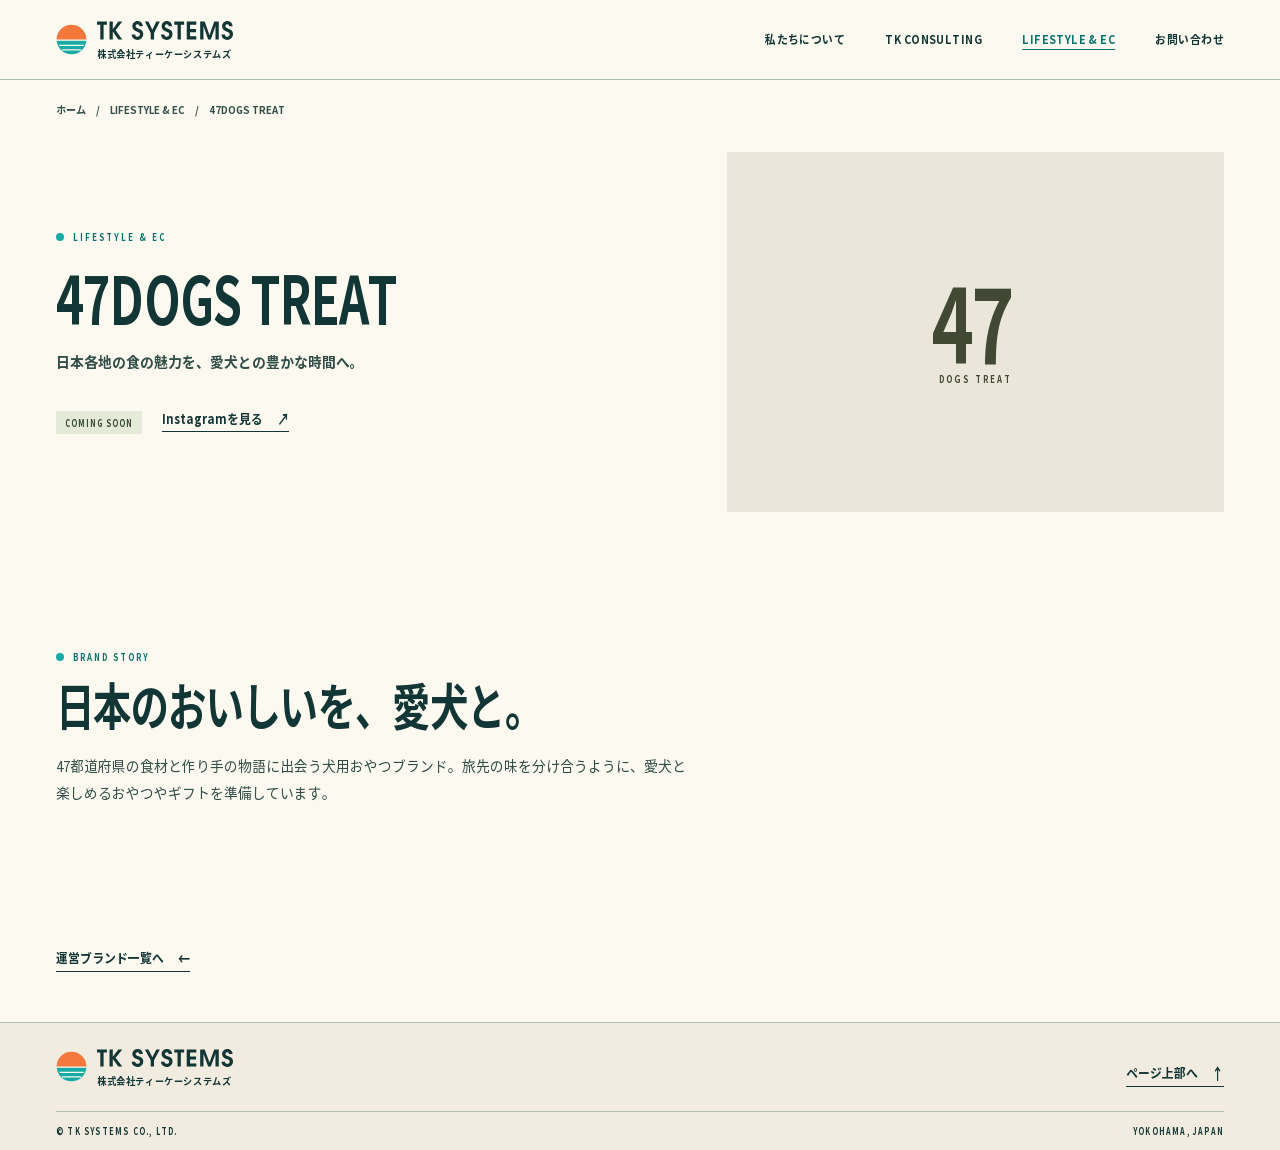
<file: lifestyle/47dogs-treat/index.html>
<!doctype html>
<html lang="ja">
<head>
<meta charset="utf-8">
<meta name="viewport" content="width=device-width, initial-scale=1">
<meta name="theme-color" content="#fcf9f1">
<meta name="description" content="日本各地の食の魅力を、愛犬との豊かな時間へ。">
<title>47DOGS TREAT | TK SYSTEMS</title>
<link rel="icon" href="../../assets/mark.svg" type="image/svg+xml">

<link rel="stylesheet" href="../../style.css">
<link rel="stylesheet" href="../../page-iris.css?v=5">
<script src="../../main.js" defer></script>


</head>
<body><div class="page-iris" aria-hidden="true"><div class="iris-window"><svg class="iris-tanpopo" xmlns="http://www.w3.org/2000/svg" viewBox="0 0 180 150" focusable="false">
  <path fill="#fffefe" stroke="#173b39" stroke-width="3.1" stroke-linejoin="round" d="M52 139c-4-17 1-31 16-40h46c13 11 19 26 15 42z"/>
  <path fill="#fffefe" stroke="#173b39" stroke-width="3.1" stroke-linejoin="round" d="M49 66C41 50 36 25 42 13c3-6 10-7 17-1 10 8 19 23 22 39a55 55 0 0 1 22 0c3-16 10-32 22-41 8-5 15-3 17 4 4 13-2 37-10 50 8 11 13 25 9 38-5 18-23 29-48 29-26 0-45-10-50-28-4-12-1-25 6-37Z"/>
  <path fill="#e7b9af" d="M53 55c-5-13-8-27-5-36 8 5 16 19 19 32zm68-4c4-15 10-26 17-32 1 12-3 25-8 35z"/>
  <ellipse cx="103" cy="77" rx="3.5" ry="4.2" fill="#173b39"/>
  <ellipse cx="70" cy="77" rx="3.5" ry="4.2" fill="#173b39"/>
  <path fill="#f4efed" stroke="#173b39" stroke-width="2.1" d="M80 90q10-6 20 0 12-2 16 7 1 12-15 13l-11-3-11 3q-14-1-14-11 3-10 15-9z"/>
  <path fill="#173b39" d="M84 88q7-3 14 0 1 4-7 7-8-3-7-7z"/>
  <path d="M66 128q24 13 55-1" stroke="#d28a60" stroke-width="4" fill="none" stroke-linecap="round"/>
</svg>
</div></div>
<a class="skip" href="#main">本文へ</a>
<header class="header" id="top"><div class="shell header-inner">
<a class="logo" href="../../" aria-label="株式会社ティーケーシステムズ ホーム"><img src="../../assets/mark.svg" width="31" height="31" alt=""><span><span class="logo-english"><img class="logo-wordmark" src="../../assets/tks-wordmark-gothic.svg" width="5648" height="765" alt="TK SYSTEMS"></span><small>株式会社ティーケーシステムズ</small></span></a>
<button class="menu" type="button" aria-expanded="false" aria-controls="nav">メニュー<span aria-hidden="true"></span></button>
<nav id="nav" aria-label="メインメニュー"><a href="../../#about">私たちについて</a><a href="../../consulting/">TK CONSULTING</a><a href="../../lifestyle/" aria-current="location">LIFESTYLE &amp; EC</a><a href="../../contact/">お問い合わせ</a></nav>
</div></header>
<main id="main"><nav class="shell crumbs" aria-label="パンくずリスト"><a href="../../">ホーム</a><span aria-hidden="true">/</span><a href="../../lifestyle/">LIFESTYLE &amp; EC</a><span aria-hidden="true">/</span><span aria-current="page">47DOGS TREAT</span></nav>
<section class="shell subhero brand-hero"><div><p class="label"><i></i>LIFESTYLE &amp; EC</p><h1>47DOGS TREAT</h1><p class="sub-type">日本各地の食の魅力を、愛犬との豊かな時間へ。</p><div class="brand-actions"><span class="status">COMING SOON</span><a class="arrow-link" href="https://www.instagram.com/47dogs.treat/">Instagramを見る <span aria-hidden="true">↗</span></a></div></div><figure><div class="dogs-art" aria-hidden="true"><span>47</span><b>DOGS TREAT</b></div></figure></section>
<section class="shell section-space brand-story" data-reveal><p class="label"><i></i>BRAND STORY</p><h2>日本のおいしいを、愛犬と。</h2><p class="measure">47都道府県の食材と作り手の物語に出会う犬用おやつブランド。旅先の味を分け合うように、愛犬と楽しめるおやつやギフトを準備しています。</p></section>

<section class="shell brand-back"><a class="arrow-link" href="../../lifestyle/">運営ブランド一覧へ <span aria-hidden="true">←</span></a></section>
</main>
<footer class="footer"><div class="shell footer-inner"><a class="logo" href="../../" aria-label="株式会社ティーケーシステムズ ホーム"><img src="../../assets/mark.svg" width="31" height="31" alt=""><span><span class="logo-english"><img class="logo-wordmark" src="../../assets/tks-wordmark-gothic.svg" width="5648" height="765" alt="TK SYSTEMS"></span><small>株式会社ティーケーシステムズ</small></span></a><a href="#top" class="arrow-link">ページ上部へ <span aria-hidden="true">↑</span></a></div><div class="shell footer-bottom"><small>© TK SYSTEMS CO., LTD.</small><span>YOKOHAMA, JAPAN</span></div></footer>
</body></html>
</file>
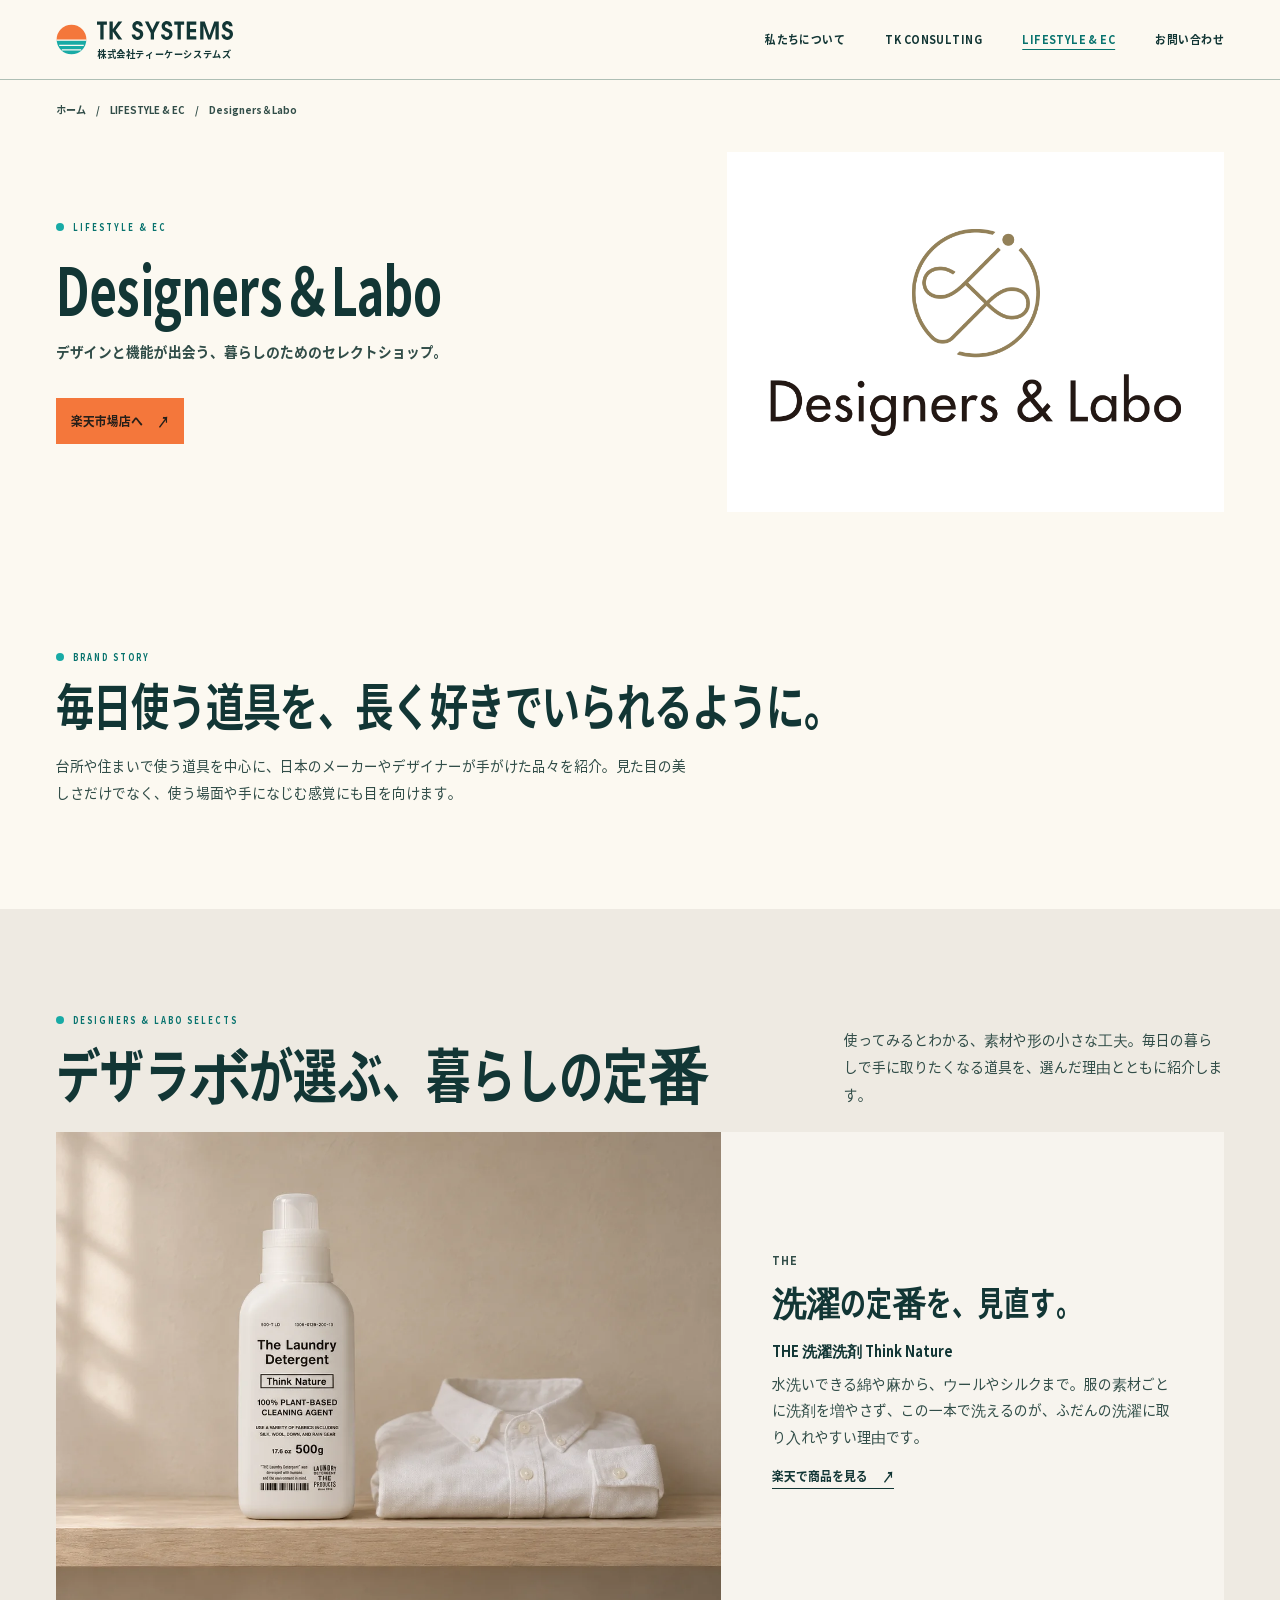
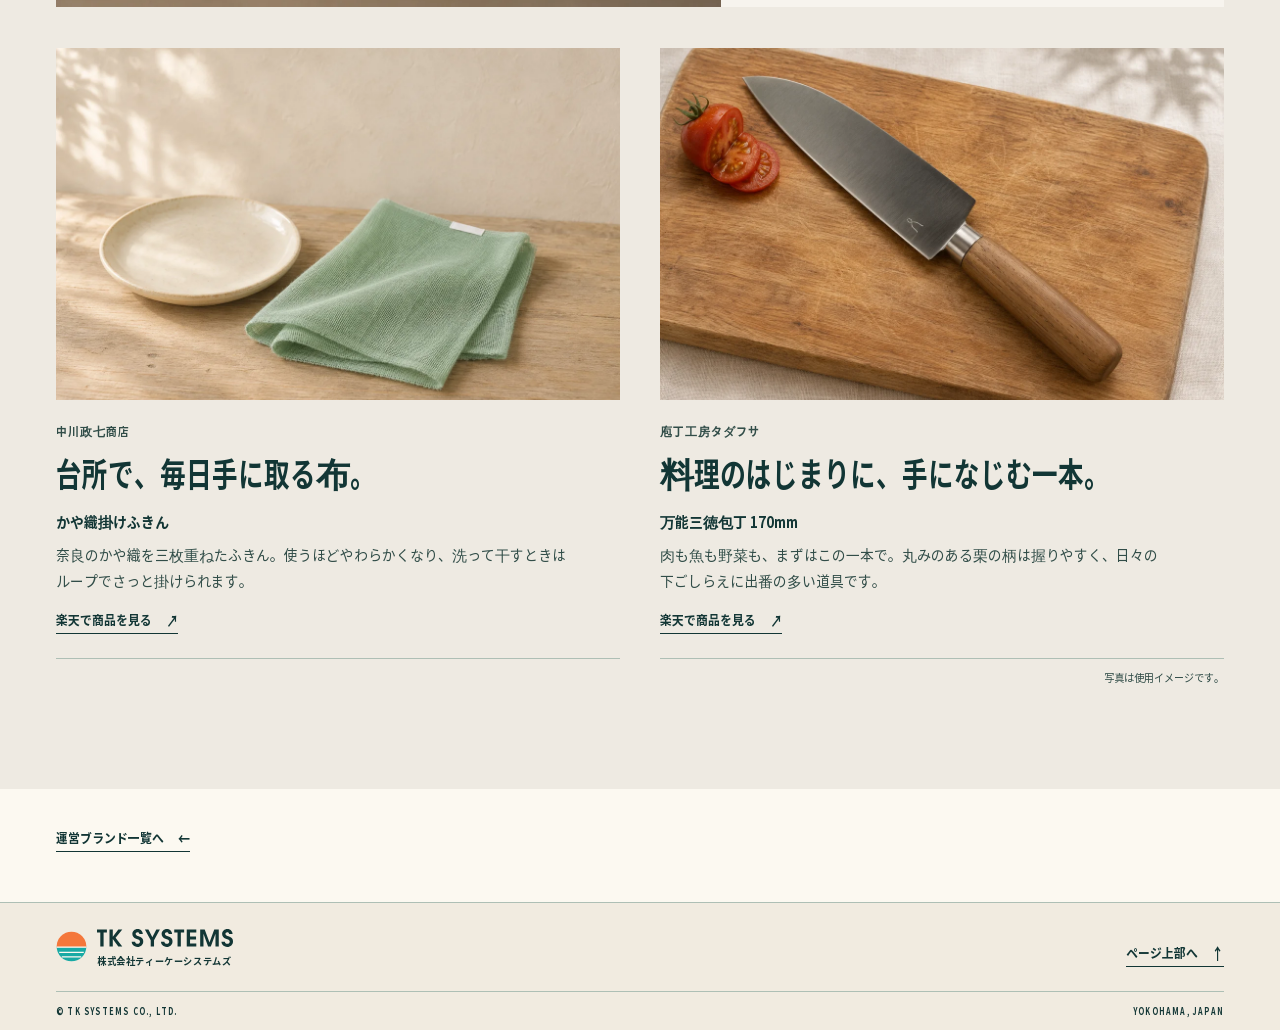
<file: lifestyle/designers-labo/index.html>
<!doctype html>
<html lang="ja">
<head>
<meta charset="utf-8">
<meta name="viewport" content="width=device-width, initial-scale=1">
<meta name="theme-color" content="#fcf9f1">
<meta name="description" content="デザインと機能が出会う、暮らしのためのセレクトショップ。">
<title>Designers＆Labo | TK SYSTEMS</title>
<link rel="icon" href="../../assets/mark.svg" type="image/svg+xml">

<link rel="stylesheet" href="../../style.css">
<link rel="stylesheet" href="../../page-iris.css?v=5">
<script src="../../main.js" defer></script>


</head>
<body><div class="page-iris" aria-hidden="true"><div class="iris-window"><svg class="iris-tanpopo" xmlns="http://www.w3.org/2000/svg" viewBox="0 0 180 150" focusable="false">
  <path fill="#fffefe" stroke="#173b39" stroke-width="3.1" stroke-linejoin="round" d="M52 139c-4-17 1-31 16-40h46c13 11 19 26 15 42z"/>
  <path fill="#fffefe" stroke="#173b39" stroke-width="3.1" stroke-linejoin="round" d="M49 66C41 50 36 25 42 13c3-6 10-7 17-1 10 8 19 23 22 39a55 55 0 0 1 22 0c3-16 10-32 22-41 8-5 15-3 17 4 4 13-2 37-10 50 8 11 13 25 9 38-5 18-23 29-48 29-26 0-45-10-50-28-4-12-1-25 6-37Z"/>
  <path fill="#e7b9af" d="M53 55c-5-13-8-27-5-36 8 5 16 19 19 32zm68-4c4-15 10-26 17-32 1 12-3 25-8 35z"/>
  <ellipse cx="103" cy="77" rx="3.5" ry="4.2" fill="#173b39"/>
  <ellipse cx="70" cy="77" rx="3.5" ry="4.2" fill="#173b39"/>
  <path fill="#f4efed" stroke="#173b39" stroke-width="2.1" d="M80 90q10-6 20 0 12-2 16 7 1 12-15 13l-11-3-11 3q-14-1-14-11 3-10 15-9z"/>
  <path fill="#173b39" d="M84 88q7-3 14 0 1 4-7 7-8-3-7-7z"/>
  <path d="M66 128q24 13 55-1" stroke="#d28a60" stroke-width="4" fill="none" stroke-linecap="round"/>
</svg>
</div></div>
<a class="skip" href="#main">本文へ</a>
<header class="header" id="top"><div class="shell header-inner">
<a class="logo" href="../../" aria-label="株式会社ティーケーシステムズ ホーム"><img src="../../assets/mark.svg" width="31" height="31" alt=""><span><span class="logo-english"><img class="logo-wordmark" src="../../assets/tks-wordmark-gothic.svg" width="5648" height="765" alt="TK SYSTEMS"></span><small>株式会社ティーケーシステムズ</small></span></a>
<button class="menu" type="button" aria-expanded="false" aria-controls="nav">メニュー<span aria-hidden="true"></span></button>
<nav id="nav" aria-label="メインメニュー"><a href="../../#about">私たちについて</a><a href="../../consulting/">TK CONSULTING</a><a href="../../lifestyle/" aria-current="location">LIFESTYLE &amp; EC</a><a href="../../contact/">お問い合わせ</a></nav>
</div></header>
<main id="main"><nav class="shell crumbs" aria-label="パンくずリスト"><a href="../../">ホーム</a><span aria-hidden="true">/</span><a href="../../lifestyle/">LIFESTYLE &amp; EC</a><span aria-hidden="true">/</span><span aria-current="page">Designers＆Labo</span></nav>
<section class="shell subhero brand-hero"><div><p class="label"><i></i>LIFESTYLE &amp; EC</p><h1>Designers＆Labo</h1><p class="sub-type">デザインと機能が出会う、暮らしのためのセレクトショップ。</p><a class="solid-link" href="https://www.rakuten.co.jp/designers-and-labo/">楽天市場店へ <span aria-hidden="true">↗</span></a></div><figure><div class="brand-logo-stage"><img src="../../assets/designers-labo-logo.png" alt="Designers＆Laboのロゴ" width="780" height="780" loading="lazy" decoding="async"></div></figure></section>
<section class="shell section-space brand-story" data-reveal><p class="label"><i></i>BRAND STORY</p><h2>毎日使う道具を、長く好きでいられるように。</h2><p class="measure">台所や住まいで使う道具を中心に、日本のメーカーやデザイナーが手がけた品々を紹介。見た目の美しさだけでなく、使う場面や手になじむ感覚にも目を向けます。</p></section>

<section class="lab-edit" id="selection" aria-labelledby="lab-edit-heading"><div class="shell section-space">
<div class="section-head"><div><p class="label"><i></i>DESIGNERS &amp; LABO SELECTS</p><h2 id="lab-edit-heading">デザラボが選ぶ、暮らしの定番</h2></div><p>使ってみるとわかる、素材や形の小さな工夫。毎日の暮らしで手に取りたくなる道具を、選んだ理由とともに紹介します。</p></div>
<div class="lab-pick-grid"><article class="lab-pick lab-pick--laundry"><figure class="lab-pick-photo"><img src="../../assets/lab-pick-laundry.webp" alt="THE 洗濯洗剤 Think Nature" width="1152" height="768" loading="lazy" decoding="async"></figure><div class="lab-pick-copy"><p class="lab-pick-maker">THE</p><h3>洗濯の定番を、見直す。</h3><p class="lab-pick-name">THE 洗濯洗剤 Think Nature</p><p class="lab-pick-desc">水洗いできる綿や麻から、ウールやシルクまで。服の素材ごとに洗剤を増やさず、この一本で洗えるのが、ふだんの洗濯に取り入れやすい理由です。</p><a class="arrow-link" href="https://item.rakuten.co.jp/designers-and-labo/1306-42-200-13/" aria-label="楽天でTHE 洗濯洗剤 Think Natureを見る">楽天で商品を見る <span aria-hidden="true">↗</span></a></div></article><article class="lab-pick lab-pick--cloth"><figure class="lab-pick-photo"><img src="../../assets/lab-pick-cloth.webp" alt="かや織掛けふきん" width="1152" height="768" loading="lazy" decoding="async"></figure><div class="lab-pick-copy"><p class="lab-pick-maker">中川政七商店</p><h3>台所で、毎日手に取る布。</h3><p class="lab-pick-name">かや織掛けふきん</p><p class="lab-pick-desc">奈良のかや織を三枚重ねたふきん。使うほどやわらかくなり、洗って干すときはループでさっと掛けられます。</p><a class="arrow-link" href="https://item.rakuten.co.jp/designers-and-labo/1401-0331/" aria-label="楽天でかや織掛けふきんを見る">楽天で商品を見る <span aria-hidden="true">↗</span></a></div></article><article class="lab-pick lab-pick--knife"><figure class="lab-pick-photo"><img src="../../assets/lab-pick-knife.webp" alt="万能三徳包丁 170mm" width="1152" height="768" loading="lazy" decoding="async"></figure><div class="lab-pick-copy"><p class="lab-pick-maker">庖丁工房タダフサ</p><h3>料理のはじまりに、手になじむ一本。</h3><p class="lab-pick-name">万能三徳包丁 170mm</p><p class="lab-pick-desc">肉も魚も野菜も、まずはこの一本で。丸みのある栗の柄は握りやすく、日々の下ごしらえに出番の多い道具です。</p><a class="arrow-link" href="https://item.rakuten.co.jp/designers-and-labo/tadafusa-santoku/" aria-label="楽天で万能三徳包丁 170mmを見る">楽天で商品を見る <span aria-hidden="true">↗</span></a></div></article></div>
<p class="photo-note">写真は使用イメージです。</p>
</div></section>

<section class="shell brand-back"><a class="arrow-link" href="../../lifestyle/">運営ブランド一覧へ <span aria-hidden="true">←</span></a></section>
</main>
<footer class="footer"><div class="shell footer-inner"><a class="logo" href="../../" aria-label="株式会社ティーケーシステムズ ホーム"><img src="../../assets/mark.svg" width="31" height="31" alt=""><span><span class="logo-english"><img class="logo-wordmark" src="../../assets/tks-wordmark-gothic.svg" width="5648" height="765" alt="TK SYSTEMS"></span><small>株式会社ティーケーシステムズ</small></span></a><a href="#top" class="arrow-link">ページ上部へ <span aria-hidden="true">↑</span></a></div><div class="shell footer-bottom"><small>© TK SYSTEMS CO., LTD.</small><span>YOKOHAMA, JAPAN</span></div></footer>
</body></html>
</file>
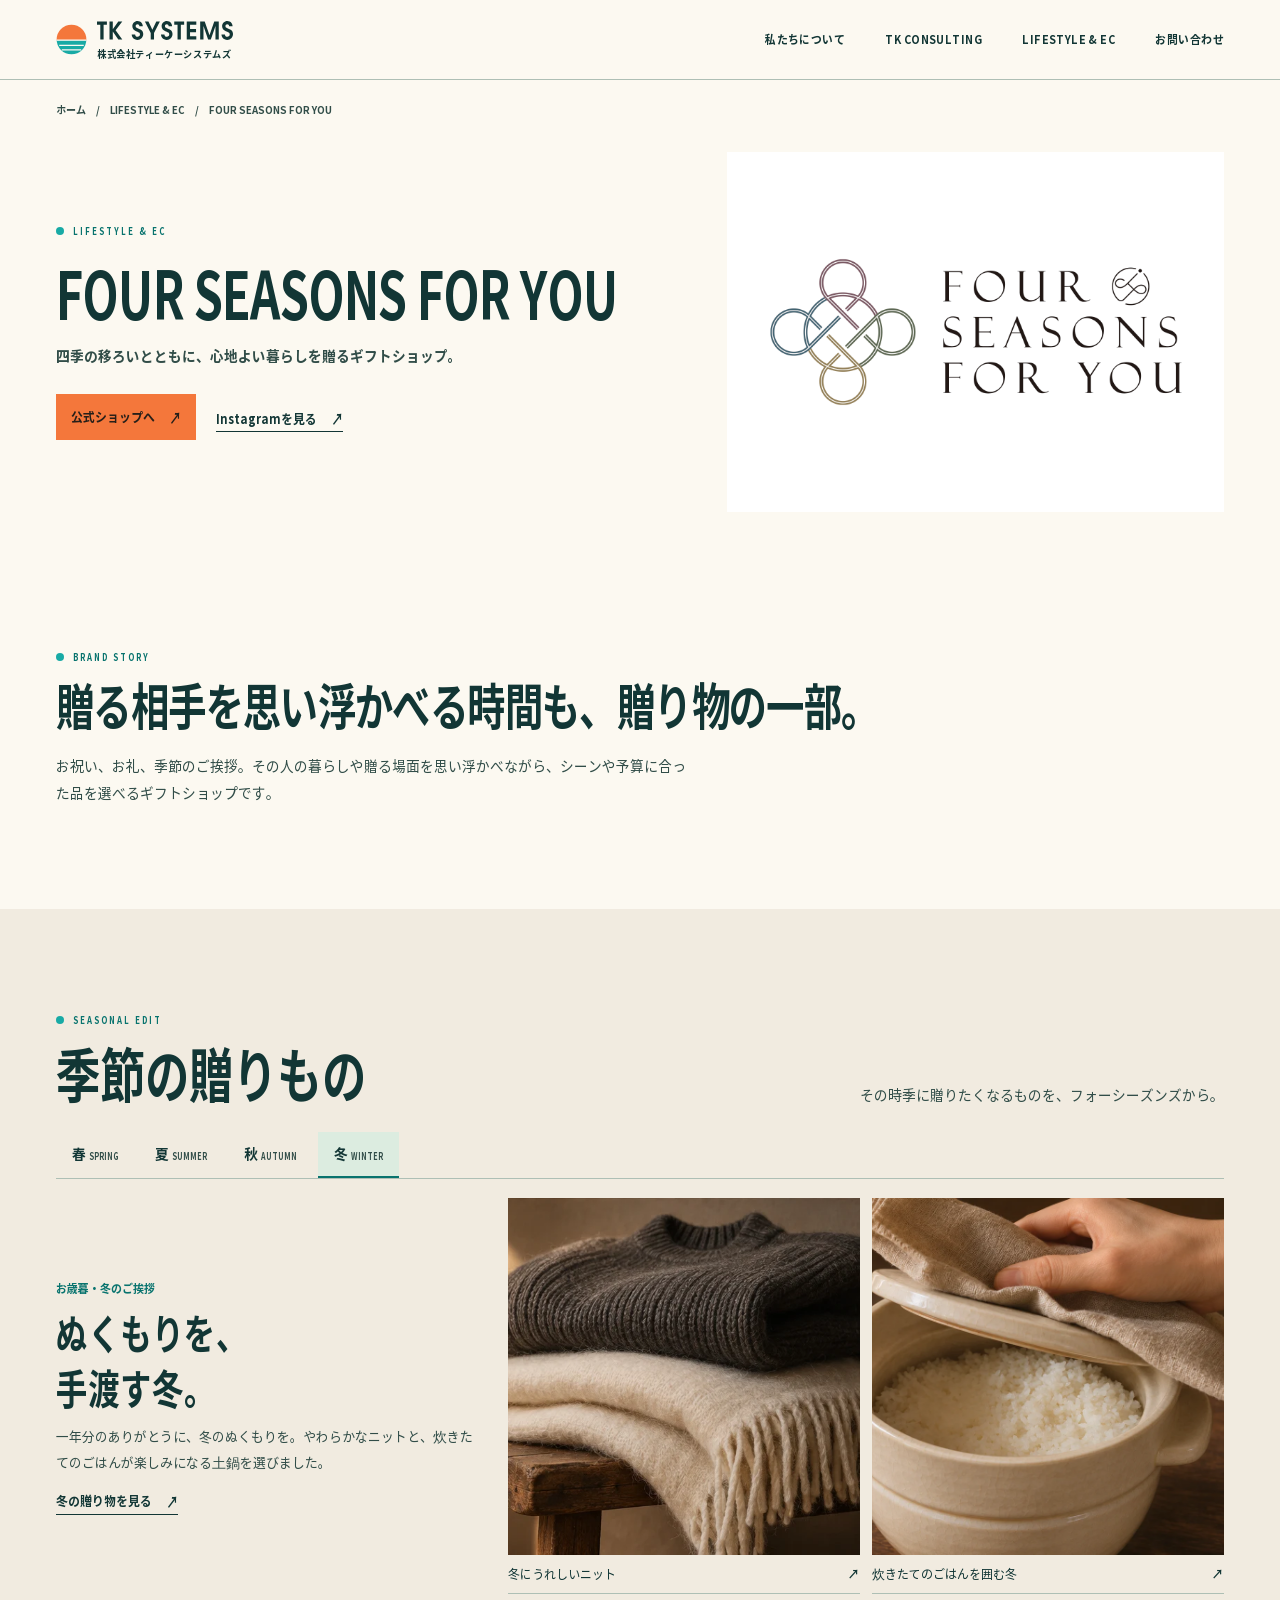
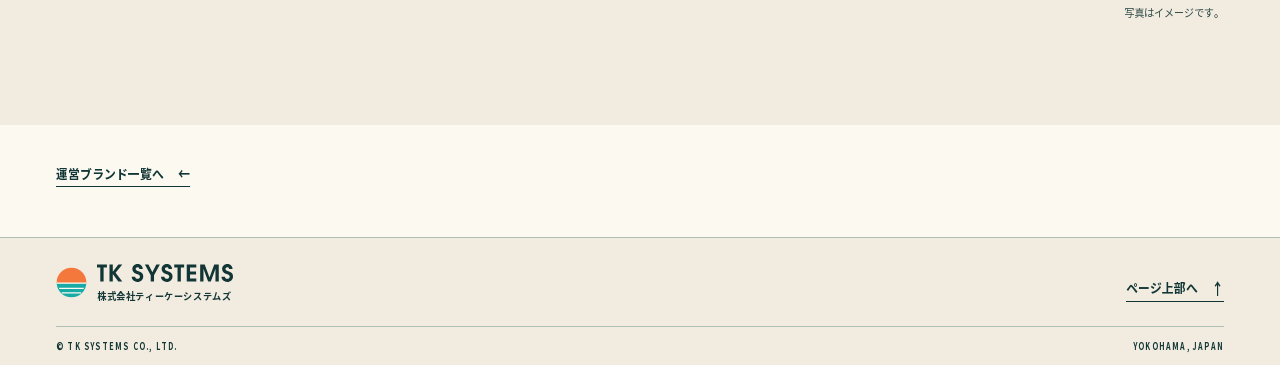
<file: lifestyle/four-seasons/index.html>
<!doctype html>
<html lang="ja">
<head>
<meta charset="utf-8">
<meta name="viewport" content="width=device-width, initial-scale=1">
<meta name="theme-color" content="#fcf9f1">
<meta name="description" content="四季の移ろいとともに、心地よい暮らしを贈るギフトショップ。">
<title>FOUR SEASONS FOR YOU | TK SYSTEMS</title>
<link rel="icon" href="../../assets/mark.svg" type="image/svg+xml">

<link rel="stylesheet" href="../../style.css">
<link rel="stylesheet" href="../../page-iris.css?v=5">
<script src="../../main.js" defer></script>
<script src="../../seasons.js" defer></script>

</head>
<body><div class="page-iris" aria-hidden="true"><div class="iris-window"><svg class="iris-tanpopo" xmlns="http://www.w3.org/2000/svg" viewBox="0 0 180 150" focusable="false">
  <path fill="#fffefe" stroke="#173b39" stroke-width="3.1" stroke-linejoin="round" d="M52 139c-4-17 1-31 16-40h46c13 11 19 26 15 42z"/>
  <path fill="#fffefe" stroke="#173b39" stroke-width="3.1" stroke-linejoin="round" d="M49 66C41 50 36 25 42 13c3-6 10-7 17-1 10 8 19 23 22 39a55 55 0 0 1 22 0c3-16 10-32 22-41 8-5 15-3 17 4 4 13-2 37-10 50 8 11 13 25 9 38-5 18-23 29-48 29-26 0-45-10-50-28-4-12-1-25 6-37Z"/>
  <path fill="#e7b9af" d="M53 55c-5-13-8-27-5-36 8 5 16 19 19 32zm68-4c4-15 10-26 17-32 1 12-3 25-8 35z"/>
  <ellipse cx="103" cy="77" rx="3.5" ry="4.2" fill="#173b39"/>
  <ellipse cx="70" cy="77" rx="3.5" ry="4.2" fill="#173b39"/>
  <path fill="#f4efed" stroke="#173b39" stroke-width="2.1" d="M80 90q10-6 20 0 12-2 16 7 1 12-15 13l-11-3-11 3q-14-1-14-11 3-10 15-9z"/>
  <path fill="#173b39" d="M84 88q7-3 14 0 1 4-7 7-8-3-7-7z"/>
  <path d="M66 128q24 13 55-1" stroke="#d28a60" stroke-width="4" fill="none" stroke-linecap="round"/>
</svg>
</div></div>
<a class="skip" href="#main">本文へ</a>
<header class="header" id="top"><div class="shell header-inner">
<a class="logo" href="../../" aria-label="株式会社ティーケーシステムズ ホーム"><img src="../../assets/mark.svg" width="31" height="31" alt=""><span><span class="logo-english"><img class="logo-wordmark" src="../../assets/tks-wordmark-gothic.svg" width="5648" height="765" alt="TK SYSTEMS"></span><small>株式会社ティーケーシステムズ</small></span></a>
<button class="menu" type="button" aria-expanded="false" aria-controls="nav">メニュー<span aria-hidden="true"></span></button>
<nav id="nav" aria-label="メインメニュー"><a href="../../#about">私たちについて</a><a href="../../consulting/">TK CONSULTING</a><a href="../../lifestyle/">LIFESTYLE &amp; EC</a><a href="../../contact/">お問い合わせ</a></nav>
</div></header>
<main id="main"><nav class="shell crumbs" aria-label="パンくずリスト"><a href="../../">ホーム</a><span aria-hidden="true">/</span><a href="../../lifestyle/">LIFESTYLE &amp; EC</a><span aria-hidden="true">/</span><span aria-current="page">FOUR SEASONS FOR YOU</span></nav>
<section class="shell subhero brand-hero"><div><p class="label"><i></i>LIFESTYLE &amp; EC</p><h1>FOUR SEASONS FOR YOU</h1><p class="sub-type">四季の移ろいとともに、心地よい暮らしを贈るギフトショップ。</p><div class="brand-actions"><a class="solid-link" href="https://4seasons-foryou.com/">公式ショップへ <span aria-hidden="true">↗</span></a><a class="arrow-link" href="https://www.instagram.com/4seasons_foru/">Instagramを見る <span aria-hidden="true">↗</span></a></div></div><figure><div class="brand-logo-stage"><img src="../../assets/four-seasons-for-you-logo.png" alt="FOUR SEASONS FOR YOUのロゴ" width="1200" height="1200" loading="lazy" decoding="async"></div></figure></section>
<section class="shell section-space brand-story" data-reveal><p class="label"><i></i>BRAND STORY</p><h2>贈る相手を思い浮かべる時間も、贈り物の一部。</h2><p class="measure">お祝い、お礼、季節のご挨拶。その人の暮らしや贈る場面を思い浮かべながら、シーンや予算に合った品を選べるギフトショップです。</p></section>

<section class="season" id="season"><div class="shell section-space">
<div class="section-head" data-reveal><div><p class="label"><i></i>SEASONAL EDIT</p><h2>季節の贈りもの</h2></div><p>その時季に贈りたくなるものを、フォーシーズンズから。</p></div>
<div class="season-controls" role="group" aria-label="季節を選ぶ"><button type="button" data-season="spring" aria-pressed="false">春 <span>SPRING</span></button><button type="button" data-season="summer" aria-pressed="false">夏 <span>SUMMER</span></button><button type="button" data-season="autumn" aria-pressed="false">秋 <span>AUTUMN</span></button><button type="button" data-season="winter" aria-pressed="true">冬 <span>WINTER</span></button></div>
<p class="sr" role="status" id="season-status"></p><div class="season-body"><div><p class="season-kicker" id="season-kicker">冬のご挨拶</p><h3 id="season-heading">ぬくもりを、<br>手渡す冬。</h3><p id="season-description">一年分のありがとうに、ほっとするものを。</p><a class="arrow-link" id="season-link" href="https://4seasons-foryou.com/collections/gift_winter">冬の贈り物を見る <span aria-hidden="true">↗</span></a></div><div class="season-picks" id="season-picks"></div></div>
<p class="photo-note">写真はイメージです。</p></div></section>

<section class="shell brand-back"><a class="arrow-link" href="../../lifestyle/">運営ブランド一覧へ <span aria-hidden="true">←</span></a></section>
</main>
<footer class="footer"><div class="shell footer-inner"><a class="logo" href="../../" aria-label="株式会社ティーケーシステムズ ホーム"><img src="../../assets/mark.svg" width="31" height="31" alt=""><span><span class="logo-english"><img class="logo-wordmark" src="../../assets/tks-wordmark-gothic.svg" width="5648" height="765" alt="TK SYSTEMS"></span><small>株式会社ティーケーシステムズ</small></span></a><a href="#top" class="arrow-link">ページ上部へ <span aria-hidden="true">↑</span></a></div><div class="shell footer-bottom"><small>© TK SYSTEMS CO., LTD.</small><span>YOKOHAMA, JAPAN</span></div></footer>
</body></html>
</file>
<file: style.css>
@font-face{font-family:"TKS Narrow Text";src:url("assets/fonts/tks-text-regular.woff") format("woff");font-style:normal;font-weight:100 549;font-display:swap}
@font-face{font-family:"TKS Narrow Text";src:url("assets/fonts/tks-text-bold.woff") format("woff");font-style:normal;font-weight:550 900;font-display:swap}
@font-face{font-family:"TKS Condensed Display";src:url("assets/fonts/tks-display-bold.woff") format("woff");font-style:normal;font-weight:550 900;font-display:swap}
:root{--sand:#fcf9f1;--warm:#f1ebe0;--cream:#f5e9d8;--ink:#123635;--body:#314d48;--sea:#18aaa5;--deep:#08736e;--sun:#f4773b;--rule:#aebfb5;--font:"TKS Narrow Text","Hiragino Sans","Yu Gothic","Noto Sans CJK JP",system-ui,sans-serif;--display:"TKS Condensed Display",var(--font);--latin:var(--display)}
*,*::before,*::after{box-sizing:border-box}
html{scroll-behavior:smooth}
body{margin:0;background:var(--sand);color:var(--ink);font:500 15px/1.85 var(--font);overflow-wrap:anywhere}
h1,h2,h3,p,figure,dl,dd{margin:0}
a{color:inherit;text-decoration:none}
button{font:inherit;color:inherit}
a:focus-visible,button:focus-visible{outline:3px solid var(--deep);outline-offset:4px}
img{display:block;max-width:100%;object-fit:cover}
[id]{scroll-margin-top:20px}
.sr,.skip:not(:focus){position:absolute;width:1px;height:1px;padding:0;overflow:hidden;clip-path:inset(50%);white-space:nowrap}
.skip:focus{position:fixed;left:10px;top:10px;z-index:9;padding:8px 12px;background:var(--sand)}
.shell{width:min(1190px, calc(100% - 112px));margin-inline:auto}
.header{position:relative;z-index:5;border-bottom:1px solid var(--rule)}
.header-inner{min-height:79px;display:flex;align-items:center;justify-content:space-between;gap:23px}
.logo{display:inline-flex;align-items:center;gap:10px;white-space:nowrap;font:700 24px/1 var(--display);letter-spacing:.085em}
.logo-english{display:flex;align-items:center;height:1em}
.logo .logo-wordmark{display:block;height:.77em;width:auto;max-width:none}
.logo small{display:block;font:700 10px/1.4 var(--font);letter-spacing:.06em;margin-top:4px}
.header nav{display:flex;gap:clamp(15px,3.15vw,48px);align-items:center}
.header nav a{font:780 12px/1.55 var(--font);letter-spacing:.035em;white-space:nowrap;padding-block:13px}
.header nav a:is(:hover,[aria-current]){color:var(--deep);text-decoration:underline;text-underline-offset:.4em}
.menu{display:none;background:none;border:1px solid var(--rule)}
.hero{width:min(1570px,100%);margin-inline:auto;display:grid;grid-template-columns:1.11fr .89fr;align-items:stretch;container-type:inline-size}
.hero-copy{container-type:inline-size;align-self:center;position:relative;z-index:1;padding:40px 0 49px 9.4%}
.label{display:flex;align-items:center;gap:9px;font:800 11px/1.45 var(--latin);letter-spacing:.18em;color:var(--deep)}
.label i{width:8px;height:8px;border-radius:50%;background:var(--sea);flex:none}
.label span{padding-right:9px;border-right:1px solid currentColor}
.hero h1{margin:17px 0 20px;font:700 clamp(25px,9.7cqw,79px)/1.19 var(--display);letter-spacing:-.012em}
.hero h1>span{display:block;white-space:nowrap}
.hero h1 b{color:#b64c23;font-weight:inherit}
.hero-intro{color:var(--body);font-size:clamp(14px,1.42vw,20px);line-height:1.84;font-weight:670}
.solid-link,.arrow-link{display:inline-flex;gap:14px;align-items:center;justify-content:space-between;width:fit-content;max-width:100%;font-size:13px;font-weight:760}
.solid-link{padding:10px 15px;min-height:46px;background:var(--sun);color:#261f19;margin-top:24px}
.solid-link:hover{background:#ff9560}
.solid-link span,.arrow-link span{font:600 16px/1 var(--latin);flex:none}
.arrow-link{border-bottom:1px solid currentColor;padding:7px 0 3px;margin-top:9px;line-height:1.5}
.arrow-link:hover{color:var(--deep)}
.hero-art{position:relative;min-height:clamp(434px,43vw,680px);overflow:hidden;isolation:isolate;background:var(--cream)}
.sky{position:absolute;inset:0 0 42%;overflow:hidden;background:var(--cream)}
.sky::after{content:"";position:absolute;inset:0;opacity:.25;pointer-events:none;background-image:radial-gradient(#7d77643c .45px,transparent .65px);background-size:4px 4px}
.sun{position:absolute;width:62%;aspect-ratio:1;left:22%;bottom:clamp(-225px,-15.9cqw,-85px);border-radius:50%;background:var(--sun);animation:sunrise 2.25s cubic-bezier(.27,.66,.31,1) .12s both}
@keyframes sunrise{from{transform:translateY(55%)}to{transform:translateY(0)}}
.spark{position:absolute;left:14%;top:29%;width:4px;height:4px;border-radius:50%;background:var(--ink);box-shadow:12px -12px 0 var(--ink),24px 0 0 var(--ink);opacity:.64}
.horizon{height:1px;background:var(--sand);position:absolute;bottom:0;left:0;right:0}
.water{position:absolute;inset:58% 0 0;background:var(--sea);overflow:hidden}
.water i{position:absolute;left:0;right:0;height:1px;background:#e7f7ee;opacity:.84;transform-origin:right;animation:wave-in 1.1s cubic-bezier(.15,.65,.33,1) both}
.water i:nth-child(1){top:10%;animation-delay:100ms}
.water i:nth-child(2){top:21%;animation-delay:180ms}
.water i:nth-child(3){top:35%;animation-delay:240ms}
.water i:nth-child(4){top:53%;animation-delay:285ms}
.water i:nth-child(5){top:77%;animation-delay:340ms}
@keyframes wave-in{from{transform:scaleX(.05);opacity:0}to{transform:scaleX(1);opacity:.84}}
.reflection{position:absolute;top:10%;left:39%;width:27%;height:65%;background:repeating-linear-gradient(to bottom,transparent 0 13px,#f6a274 13px 15px,transparent 15px 21px);clip-path:polygon(0 0,100% 0,67% 100%,36% 100%);animation:reflect 1.4s 720ms ease-out both}
@keyframes reflect{from{opacity:0;transform:translateX(-7px)}to{opacity:1;transform:translateX(0)}}
.hero-art figcaption{position:absolute;bottom:0;left:0;right:0;display:flex;justify-content:space-between;padding:11px 16px;background:var(--ink);color:var(--sand);font:800 10px/1.35 var(--latin);letter-spacing:.15em}
.seam{width:100%;height:56px;display:block;overflow:hidden}
.seam path{stroke-width:1.5}
.seam-base{stroke:#b8cbc0}
.seam-motion{stroke:var(--sea);stroke-dasharray:1;stroke-dashoffset:0}
.seam.is-ready .seam-motion{stroke-dashoffset:1}
.seam.is-ready.is-drawn .seam-motion{stroke-dashoffset:0;transition:stroke-dashoffset 1.45s cubic-bezier(.22,.72,.31,1)}
h2{font:700 clamp(32px,4.65vw,66px)/1.23 var(--display);letter-spacing:-.012em}
h3{font-family:var(--display);font-weight:700;line-height:1.32}
.section-space{padding-block:clamp(60px,8vw,108px)}
.business{padding:20px 0 clamp(60px,8vw,108px)}
.section-head{display:flex;justify-content:space-between;align-items:end;gap:24px;margin-bottom:23px}
.section-head h2,.section-space h2{margin-top:8px}
.section-head>p,.measure{color:var(--body)}
.section-head>p{max-width:380px}
.business-grid{display:grid;grid-template-columns:1fr 1fr;gap:14px}
.business-card{overflow:hidden;isolation:isolate;position:relative;padding:clamp(23px,4vw,55px);min-height:285px}
.business-card h3{font:700 clamp(26px,4.2vw,56px)/1.13 var(--display);letter-spacing:.014em;margin:12px 0 5px}
.business-card .business-sub{font-size:13px;font-weight:750;margin-bottom:16px}
.business-card .arrow-link{margin-top:17px}
.business-consult{background:var(--ink);color:var(--sand)}
.business-consult .label,.business-consult .arrow-link:hover{color:#8ae6df}
.business-consult::before,.orbit{content:"";position:absolute;z-index:-1;width:240px;height:240px;border-radius:50%;right:-90px;bottom:-120px}
.business-consult::before{border:1px solid #aef1e7;box-shadow:0 0 0 22px #4dcfc02b,0 0 0 45px #4dcfc014}
.business-lifestyle{background:#d9ede2}
.orbit{background:var(--sun);right:-106px;bottom:-141px}
.shop-shortcuts{display:flex;gap:8px 23px;flex-wrap:wrap;align-items:center;padding:15px 0;border-bottom:1px solid var(--rule)}
.shop-shortcuts>span{font:800 10px/1 var(--latin);letter-spacing:.12em;color:var(--deep)}
.shop-shortcuts .arrow-link{margin:0}
.belief{background:var(--warm)}
.belief-grid,.company-grid,.contact,.service-philosophy{display:grid;grid-template-columns:1.08fr .92fr;gap:clamp(23px,6vw,90px);align-items:start}
.belief-text{align-self:end}
.belief-text h3,.reborn-tag{font-size:clamp(20px,2.45vw,30px);letter-spacing:-.035em;margin-bottom:10px}
.belief-text p,.reborn p:not(.label),.brand-story .measure{color:var(--body)}
.reborn{border-top:1px solid var(--rule);margin-top:42px;padding-top:32px;display:grid;grid-template-columns:1fr 2fr;gap:16px 40px}
.reborn h3{font:900 clamp(33px,5.1vw,64px)/1.05 var(--latin);letter-spacing:-.06em;margin-top:9px}
.cycle{display:flex;flex-wrap:wrap;gap:6px 10px;list-style:none;margin:18px 0 0;padding:0;font-size:12px;font-weight:780}
.cycle li{display:flex;align-items:center;gap:10px;padding:4px 0;white-space:nowrap}
.cycle li:not(:last-child)::after{content:"→";color:var(--deep)}
.cycle li:last-child{color:var(--deep);border-bottom:2px solid var(--sea)}
.service-philosophy{align-items:end}
.measure{max-width:630px;margin-top:16px}
.service-philosophy h2{font-size:clamp(25px,3.4vw,48px)}
.company-band{background:#deeee5}
.company-grid{align-items:center}
.company-grid dl>div{display:grid;grid-template-columns:69px 1fr;gap:10px;padding:10px 0;border-top:1px solid var(--rule);font-size:14px}
.company-grid dl>div:last-child{border-bottom:1px solid var(--rule)}
.company-grid dt{font-weight:780}
.company-email{overflow-wrap:anywhere;text-decoration:underline;text-underline-offset:3px}
.company-business-detail{display:block;margin-top:4px;color:var(--body);line-height:1.7}
.contact-choices article{border-bottom:1px solid var(--rule);padding-bottom:14px}
.contact-choices article+article{padding-top:16px}
.contact-choices p{color:var(--body);margin-top:6px;font-size:14px}
.contact-choices .arrow-link{margin-right:16px}
.footer{background:var(--warm);border-top:1px solid var(--rule)}
.footer-inner,.footer-bottom{display:flex;justify-content:space-between;align-items:center;gap:14px}
.footer-inner{padding-block:23px}
.footer-bottom{padding-block:12px;border-top:1px solid var(--rule);font:800 10px/1.4 var(--latin);letter-spacing:.12em}
.footer-bottom small{font-size:inherit}
.crumbs{display:flex;align-items:center;flex-wrap:wrap;gap:5px 10px;margin-block:21px 16px;color:var(--body);font:650 11px/1.5 var(--font)}
.crumbs a:hover{text-decoration:underline}
.subhero{display:grid;grid-template-columns:1.1fr .9fr;align-items:center;gap:clamp(23px,5vw,70px);padding-block:18px 35px}
.subhero h1,.landing h1{font:700 clamp(32px,5.2vw,73px)/1.22 var(--display);letter-spacing:-.012em;margin:12px 0 10px}
.subhero p:not(.label),.landing p:not(.label){max-width:610px;color:var(--body)}
.subhero .sub-type{font-weight:780;margin-bottom:8px}
.subhero figure{position:relative}
.subhero img{width:100%;aspect-ratio:1.38}
.subhero figcaption{position:absolute;right:0;bottom:0;background:var(--ink);color:var(--sand);font-size:10px;padding:4px 8px}
.support-grid,.brand-grid{display:grid;grid-template-columns:repeat(3,1fr);gap:clamp(11px,2.4vw,33px)}
.support-grid{margin-top:23px}
.support-grid article{padding-top:13px;border-top:1px solid var(--rule)}
.support-grid h3{font-size:clamp(18px,2vw,24px);margin:8px 0 9px}
.support-grid p:not(.label){font-size:14px;color:var(--body)}
.landing{padding-block:32px 27px}
.brand-grid{padding-block:3px 75px}
.brand-image{display:block;aspect-ratio:1.43;overflow:hidden;background:var(--warm)}
.brand-image img{width:100%;height:100%;transition:transform .45s ease}
.brand-image:hover img{transform:scale(1.045)}
.brand-card h2{font:850 clamp(18px,2.3vw,30px)/1.15 var(--latin);letter-spacing:-.035em;margin-top:15px}
.brand-card p{font-size:13px;color:var(--body);margin-top:8px}
.brand-card .arrow-link,.brand-card .status{margin-right:10px}
.dogs-art{width:100%;height:100%;min-height:150px;display:flex;flex-direction:column;justify-content:center;align-items:center;background:#eae7da;color:#414934;line-height:.87}
.dogs-art span{font:900 clamp(57px,8vw,120px)/.82 var(--display);letter-spacing:-.025em;transform:translateX(-.04em)}
.dogs-art b{font:800 11px/1.25 var(--latin);letter-spacing:.19em;margin-top:10px}
.brand-hero .dogs-art{aspect-ratio:1.38}
.brand-actions{display:flex;flex-wrap:wrap;align-items:center;gap:10px 20px;margin-top:24px}
.brand-actions :is(.solid-link,.arrow-link){margin-top:0}
@media(max-width:690px){.brand-actions{margin-top:16px}}
.status{display:inline-block;color:#34472d;background:#e5e9d7;padding:5px 9px;font:800 10px/1.3 var(--latin);letter-spacing:.1em;margin-top:12px}
.brand-story h2{font-size:clamp(27px,4vw,51px)}
.brand-back{padding-block:23px 50px}
.season{background:var(--warm)}
.season-controls{display:flex;gap:5px;border-bottom:1px solid var(--rule);margin-bottom:19px}
.season-controls button{background:transparent;border:0;border-bottom:2px solid transparent;padding:8px 16px;min-height:44px;font-weight:750}
.season-controls button[aria-pressed=true]{border-color:var(--deep);background:#dcece0}
.season-controls span{font:800 10px/1 var(--latin);color:var(--body)}
.season-body{display:grid;grid-template-columns:.75fr 1.25fr;gap:23px;align-items:center}
.season-kicker{font-size:12px;color:var(--deep);font-weight:750}
.season-body h3{font-size:clamp(24px,3.4vw,42px);margin:5px 0 9px}
.season-body p:not(.season-kicker){font-size:14px;color:var(--body)}
.season-picks{display:grid;grid-template-columns:1fr 1fr;gap:12px}
.season-picks a{border-bottom:1px solid var(--rule)}
.season-picks a:hover{text-decoration:underline}
.season-picks img{width:100%;aspect-ratio:1.4}
.season-picks span{display:flex;justify-content:space-between;gap:6px;padding:7px 0;font-size:13px}
.photo-note{font-size:11px;text-align:right;color:var(--body);margin-top:8px}
[data-reveal].rise{animation:rise .68s cubic-bezier(.19,.7,.31,1) both}
@keyframes rise{from{opacity:.55;transform:translateY(14px)}to{opacity:1;transform:translateY(0)}}
@media(max-width:900px){
.shell{width:calc(100% - 68px)}.hero-art{min-height:390px}.hero-copy{padding-left:7.5%}
}
@media(max-width:690px){
.shell{width:calc(100% - 40px)}
.header-inner{height:62px;min-height:0}
.logo{font-size:20px;gap:8px}.logo img{width:27px;height:27px}.logo small{font-size:9px}
.menu{display:flex;align-items:center;gap:7px;min-height:39px;padding:0 8px;font-size:11px;font-weight:730}
.menu span{width:13px;height:7px;border-block:1px solid currentColor}
.header nav{display:none;position:absolute;left:0;right:0;top:100%;background:var(--sand);padding:4px 20px 10px;box-shadow:0 7px 15px #0027201f}
.header nav.is-open{display:grid;gap:0}
.header nav a{border-bottom:1px solid var(--rule)}
.hero{grid-template-columns:1fr}
.hero-copy{padding:28px 20px 29px}
.hero h1{font-size:clamp(25px,8.8cqw,52px);margin:11px 0 12px}
.hero-intro{font-size:14px}
.solid-link{margin-top:16px}
.hero-art{min-height:0;aspect-ratio:1.95}
.sun{width:39%;left:37%;bottom:-23cqw}
.spark{left:24%;top:22%}
.hero-art figcaption{font-size:9px;padding:7px 10px}
.seam{height:36px}
.business{padding-top:12px}
.section-head,.belief-grid,.company-grid,.service-philosophy,.contact,.reborn,.subhero,.season-body{display:grid;grid-template-columns:1fr;gap:12px}
.section-head>p{font-size:14px}
.belief-text{margin-top:5px}
.reborn{margin-top:25px;padding-top:21px}
.business-grid{gap:9px}
.business-card{min-height:0;padding:19px 13px}
.business-card h3{font-size:clamp(19px,4.4vw,34px)}
.business-card .business-sub{font-size:11px;margin-bottom:10px}
.business-card p:not(.label):not(.business-sub){font-size:13px}
.business-card .arrow-link{font-size:11px;gap:7px}
.shop-shortcuts{gap:4px 13px}.shop-shortcuts .arrow-link{font-size:11px;gap:7px}
.section-space{padding-block:46px}
.subhero{padding-top:7px}
.subhero img{aspect-ratio:1.72}
.support-grid,.brand-grid{grid-template-columns:1fr;gap:24px}
.brand-grid{padding-bottom:48px}
.brand-image{aspect-ratio:1.65}
.landing{padding-block:17px}
}
@media(max-width:360px){.business-grid{grid-template-columns:1fr}.season-controls button{padding-inline:9px}.season-controls span{font-size:8px}.header .logo{font-size:18px}.footer-inner{align-items:flex-start}.footer-inner .arrow-link{font-size:10px}}
@media(prefers-reduced-motion:reduce){*,*::before,*::after{scroll-behavior:auto!important;animation:none!important;transition:none!important}.seam.is-ready .seam-motion{stroke-dashoffset:0}}
.philosophy-examples{margin-top:14px}
.philosophy-examples>div{border-top:1px solid var(--rule);padding:8px 0}
.philosophy-examples dt{font:850 11px/1.5 var(--latin);letter-spacing:.075em}
.philosophy-examples dd{font-size:13px;color:var(--body);margin-top:2px}

.hero h1{font-size:clamp(25px,9.7cqw,79px)}
.display-ready .hero h1{font-size:clamp(30px,12.5cqw,102px)}
@media(max-width:690px){.hero h1{font-size:clamp(25px,8.8cqw,52px)}.display-ready .hero h1{font-size:clamp(31px,11.2cqw,68px)}}

/* TK CONSULTING / Contact */
.inquiry{display:grid;grid-template-columns:minmax(0,.83fr) minmax(0,1.17fr);gap:clamp(30px,6vw,100px);align-items:start;padding:clamp(35px,6vw,84px) 0 clamp(60px,8vw,110px)}
.inquiry-intro,.inquiry-main{min-width:0}
.inquiry-kicker{display:flex;align-items:center;gap:8px;color:var(--deep);font:800 13px/1.35 var(--latin);letter-spacing:.18em}
.inquiry-kicker i{width:7px;height:7px;border-radius:50%;background:var(--sun)}
.inquiry-kicker span{color:var(--rule)}
.inquiry h1{font:850 clamp(42px,5.6vw,82px)/1.17 var(--display);letter-spacing:-.018em;margin:14px 0 18px}
.inquiry h1 span{color:#bd572a}
.inquiry-lead{font-size:15px;color:var(--body);line-height:1.85}
.inquiry-horizon{position:relative;margin-top:43px;width:min(100%,235px);height:1px;background:var(--sea)}
.inquiry-horizon i{display:block;position:absolute;width:25px;height:13px;border-radius:25px 25px 0 0;background:var(--sun);right:13px;bottom:1px}
.inquiry-address{display:grid;gap:3px;margin-top:17px;color:var(--body);overflow-wrap:anywhere}
.inquiry-address span{color:var(--deep);font:800 11px/1.35 var(--latin);letter-spacing:.16em}
.inquiry-address a{width:fit-content;text-decoration:underline;text-underline-offset:.24em;font-size:14px}
.inquiry-main{border-top:2px solid var(--ink)}
.inquiry-heading{display:flex;align-items:baseline;justify-content:space-between;gap:8px 13px;flex-wrap:wrap;padding:14px 0 16px;border-bottom:1px solid var(--rule)}
.inquiry-heading h2{font:800 clamp(24px,2.5vw,34px)/1.35 var(--display);letter-spacing:.025em}
.inquiry-heading p{color:var(--deep);font-size:12px}
.inquiry-grid{display:grid;grid-template-columns:1fr 1fr;gap:12px 22px;margin:19px 0 0;padding:6px 0 0;border:0;min-width:0}
.inquiry-grid legend{display:flex;align-items:center;gap:9px;font-weight:800;font-size:15px}
.inquiry-grid legend span{color:var(--deep);font:800 15px/1 var(--latin);letter-spacing:.09em}
.inquiry-detail{grid-template-columns:1fr;margin-top:25px}
.inquiry-field{min-width:0}
.inquiry-field:has(input[type=email]){grid-column:1/-1}
.inquiry-field label,.inquiry-draft label{display:block;font-size:13px;font-weight:750;margin-bottom:1px}
.inquiry-field label span{font-size:11px;margin-left:5px;color:var(--deep)}
.inquiry-field label .inquiry-optional{color:var(--body);font-weight:500}
.inquiry-field input,.inquiry-field select,.inquiry-field textarea,.inquiry-draft textarea{display:block;width:100%;min-width:0;border:0;border-bottom:1px solid var(--rule);background:#e5dfd025;padding:7px 9px;color:var(--ink);font:500 16px/1.5 var(--font);border-radius:0}
.inquiry-field input,.inquiry-field select{min-height:43px}
.inquiry-field textarea,.inquiry-draft textarea{min-height:110px;resize:vertical}
.inquiry-field :is(input,select,textarea):focus-visible,.inquiry-draft textarea:focus-visible{outline:2px solid var(--deep);outline-offset:2px}
.inquiry-submit{display:flex;flex-wrap:wrap;align-items:center;gap:8px 14px;margin-top:20px}
.inquiry-submit .solid-link,.inquiry-draft .solid-link{margin-top:0}
.inquiry .solid-link{border:0;background:var(--ink);color:var(--sand)}
.inquiry .solid-link:hover{background:var(--deep)}
.inquiry .solid-link span{color:#ffac80}
.inquiry button{cursor:pointer}
.inquiry-help,.inquiry-status:not(:empty){font-size:12px;color:var(--body)}
.inquiry-status:not(:empty){margin-top:8px}
.inquiry-draft{border-top:1px solid var(--rule);margin-top:20px;padding-top:14px}
.inquiry-draft h3:focus{outline:2px solid var(--deep);outline-offset:3px}
.inquiry-draft label{margin-top:8px}
.inquiry-draft-actions{display:flex;align-items:center;flex-wrap:wrap;gap:8px 15px;margin-top:10px}
.inquiry-draft-actions .arrow-link{border:0;border-bottom:1px solid currentColor;background:transparent;margin:0}
.inquiry [hidden]{display:none!important}
@media(max-width:720px){.inquiry{grid-template-columns:1fr;padding-top:20px}.inquiry h1{margin:10px 0}.inquiry-horizon{margin-top:24px}.inquiry-address{margin-top:10px}}
@media(max-width:460px){.inquiry-grid{grid-template-columns:1fr}.inquiry-heading h2{font-size:23px}.inquiry-heading{padding-top:12px}}

/* Uploaded brand lockups, shown intact on a white stage. */
.brand-logo-stage{position:relative;overflow:hidden;background:#fff}
.brand-image:has(.brand-logo-stage){position:relative;background:#fff}
.brand-image .brand-logo-stage{position:absolute;inset:0}
.brand-hero .brand-logo-stage{aspect-ratio:1.38}
.brand-image .brand-logo-stage img,.brand-hero .brand-logo-stage img{position:absolute;top:50%;left:50%;width:86%;height:auto;max-width:540px;aspect-ratio:auto;object-fit:contain;transform:translate(-50%,-50%)}
.brand-image:hover .brand-logo-stage img{transform:translate(-50%,-50%)}
@media(max-width:690px){.brand-hero .brand-logo-stage{aspect-ratio:1.65}}

/* Designers & Labo: editorial product selection */
.lab-edit{background:#eeeae2}
.lab-pick-grid{display:grid;grid-template-columns:repeat(2,minmax(0,1fr));gap:clamp(20px,3.2vw,48px)}
.lab-pick{min-width:0;border-bottom:1px solid var(--rule)}
.lab-pick--laundry{grid-column:1/-1;display:grid;grid-template-columns:minmax(0,1.32fr) minmax(0,1fr);align-items:center;background:#f7f4ee;border-bottom:0}
.lab-pick-photo{margin:0;overflow:hidden;background:#e3ddd2;aspect-ratio:1.6}
.lab-pick--laundry .lab-pick-photo{aspect-ratio:1.4}
.lab-pick-photo img{width:100%;height:100%;object-fit:cover}
.lab-pick-copy{padding:20px 0 24px}
.lab-pick--laundry .lab-pick-copy{padding:clamp(20px,4vw,54px)}
.lab-pick-maker{margin:0 0 8px;font-size:12px;font-weight:760;letter-spacing:.08em;color:var(--body)}
.lab-pick h3{font-size:clamp(20px,2.7vw,34px);line-height:1.35}
.lab-pick-name{font-weight:760;margin-top:12px}
.lab-pick-desc{max-width:34em;margin-top:6px;color:var(--body);line-height:1.75}
@media(max-width:690px){
  .lab-pick-grid,.lab-pick--laundry{grid-template-columns:minmax(0,1fr)}
  .lab-pick--laundry .lab-pick-photo{aspect-ratio:1.45}
  .lab-pick-copy{padding-top:16px}
}

/* Consulting: inquiry-first organization, isolated to this service page. */
.consult-hero h1{max-width:12em}
.consult-support{padding-top:clamp(38px,5.5vw,78px)}
.consult-topics{display:grid;grid-template-columns:repeat(4,minmax(0,1fr));gap:clamp(18px,2.3vw,34px);border-top:1px solid var(--rule);padding-top:clamp(24px,3vw,38px)}
.consult-topic{min-width:0;text-align:center}
.consult-topic-ring{width:min(100%,222px);aspect-ratio:1;margin-inline:auto;border:1px solid #719a8e;border-radius:50%;background:#e8f0e8;display:grid;align-content:center;justify-items:center;gap:6px;padding:12px;line-height:1.25}
.consult-topic:nth-child(even) .consult-topic-ring{border-color:#a98060;background:#f6ecdd}
.consult-topic-ring .label{font-size:10px;letter-spacing:.08em;gap:5px}
.consult-topic-ring .label span{padding-right:5px}
.consult-topic h3{font-size:clamp(17px,1.65vw,22px);line-height:1.23;text-align:center}
.consult-topic-illustration{width:76%;height:auto;aspect-ratio:3/2;max-width:155px;object-fit:contain;mix-blend-mode:multiply;pointer-events:none}
.consult-topic-copy{margin-top:19px}
.consult-scenario{font-weight:750;line-height:1.65}
.consult-topic-desc{margin-top:9px;color:var(--body);font-size:14px}
@media(max-width:1020px){.consult-topics{grid-template-columns:repeat(2,minmax(0,1fr));row-gap:30px}.consult-topic-copy{max-width:28em;margin-inline:auto}}
.consult-steps{display:grid;grid-template-columns:repeat(3,minmax(0,1fr));gap:clamp(18px,3vw,42px);padding:0;margin:clamp(24px,4vw,48px) 0 0;list-style:none}
.consult-steps li{border-top:1px solid var(--rule);padding-top:13px}
.consult-steps li>span{font:700 24px/1 var(--latin);color:var(--deep)}
.consult-steps h3{font-size:clamp(19px,2.2vw,28px);margin:8px 0}
.consult-steps p{color:var(--body);font-size:14px}
.consult-contact{display:grid;grid-template-columns:minmax(0,1.08fr) minmax(0,.92fr);gap:clamp(14px,4vw,55px);align-items:end}
.consult-contact h2{font-size:clamp(28px,4.1vw,55px)}
@media(max-width:690px){
  .consult-topics,.consult-steps,.consult-contact{grid-template-columns:minmax(0,1fr)}
  .consult-topics{gap:0}
  .consult-topic{display:grid;grid-template-columns:clamp(99px,30vw,133px) minmax(0,1fr);gap:clamp(11px,4vw,24px);align-items:center;text-align:left;padding-block:15px;border-bottom:1px solid var(--rule)}
  .consult-topic:first-child{padding-top:0}
  .consult-topic-ring{gap:3px;padding:6px;text-align:center}
  .consult-topic-illustration{width:65%;max-width:78px}
  .consult-topic-ring .label{font-size:10px;letter-spacing:.06em}
  .consult-topic-ring .label span{border:none;padding:0}
  .consult-topic h3{font-size:clamp(12px,3.7vw,16px)}
  .consult-topic-copy{margin:0;max-width:none}
  .consult-scenario{font-size:14px}
  .consult-topic-desc{font-size:13px;margin-top:5px}
  .consult-steps{gap:16px}
  .consult-topic-ring .label{font-size:0}
  .consult-topic-ring .label span{font-size:10px}
}
</file>
<file: opening.css>
/* Homepage opening only. The site below keeps its original content and styling. */
.tks-opening{position:fixed;inset:0;z-index:100;display:grid;place-items:center;background:#080d0c;color:#fcf9f1;pointer-events:none;clip-path:inset(0);animation:tks-opening-exit 1.95s both}
.tks-opening-lockup{width:min(67%,260px);text-align:center;animation:tks-opening-mark 1.95s both}
.tks-opening-word{margin-right:-.16em;font:700 clamp(32px,7.5vw,64px)/1.13 var(--font);letter-spacing:.16em;white-space:nowrap}
.tks-opening-track{height:1px;margin:18px auto 0;background:#dceee34a;overflow:hidden;width:72%}
.tks-opening-track i{display:block;height:100%;background:linear-gradient(90deg,var(--sea) 0 87%,var(--sun) 87%);transform-origin:left;animation:tks-opening-fill 1.05s cubic-bezier(.26,.66,.26,1) .18s both}
@keyframes tks-opening-fill{from{transform:scaleX(0)}to{transform:scaleX(1)}}
@keyframes tks-opening-mark{0%{opacity:0;transform:translateY(8px)}23%,63%{opacity:1;transform:translateY(0)}77%,100%{opacity:0;transform:translateY(-8px)}}
@keyframes tks-opening-exit{0%,68%{clip-path:inset(0);visibility:visible;animation-timing-function:cubic-bezier(.66,.05,.22,1)}99%{visibility:visible}100%{clip-path:inset(0 0 100% 0);visibility:hidden}}
/* Let the opening reveal the sunrise before its movement is underway. */
.sun{animation-delay:1.72s}
.water i:nth-child(1){animation-delay:1.68s}
.water i:nth-child(2){animation-delay:1.76s}
.water i:nth-child(3){animation-delay:1.82s}
.water i:nth-child(4){animation-delay:1.87s}
.water i:nth-child(5){animation-delay:1.94s}
.reflection{animation-delay:2.32s}
body:has(:focus-visible) .tks-opening,body:has(:target) .tks-opening{display:none}
@media(prefers-reduced-motion:reduce){.tks-opening{display:none}}
</file>
<file: motion-studio.css>
/* Opt-in homepage preview. The original presentation is unchanged without ?motion=studio. */
.motion-studio .studio-progress{position:fixed;inset:0 0 auto;z-index:10;height:3px;background:linear-gradient(90deg,var(--sea),var(--sun));pointer-events:none;transform:scaleX(var(--page-progress,0));transform-origin:left}
.motion-studio .hero h1>span{overflow:hidden;overflow:clip;padding-bottom:.05em;margin-bottom:-.05em}
.motion-studio .studio-hero-line{display:block}
.motion-studio.studio-entry .studio-hero-line{animation:studio-line-in 1.03s cubic-bezier(.2,.8,.2,1) 1.54s both}
.motion-studio.studio-entry .hero h1>span:nth-child(2) .studio-hero-line{animation-delay:1.67s}
.motion-studio.studio-entry .hero-copy>.label,.motion-studio.studio-entry .hero-intro,.motion-studio.studio-entry .hero-copy>.solid-link{animation:studio-details-in .76s cubic-bezier(.2,.7,.26,1) 1.63s both}
.motion-studio.studio-entry .hero-intro{animation-delay:1.87s}
.motion-studio.studio-entry .hero-copy>.solid-link{animation-delay:1.97s}
.motion-studio.studio-entry:has(:focus-visible) :is(.studio-hero-line,.hero-copy>.label,.hero-intro,.hero-copy>.solid-link){animation:none}
.motion-studio .sun{translate:0 var(--sun-shift,0px)}
.motion-studio .reflection{translate:var(--reflect-shift,0px) 0}
.motion-studio .business-card{display:flex;flex-direction:column}
.motion-studio .business-card .arrow-link{align-self:flex-start}
.studio-card-photo{overflow:hidden;position:relative;margin-top:clamp(20px,3vw,35px);aspect-ratio:2.5;background:var(--warm)}
.studio-card-image{position:absolute;inset:-15px 0;width:100%;height:calc(100% + 30px);object-fit:cover;transform:translateY(var(--photo-shift,0px));transition:scale .65s cubic-bezier(.2,.72,.25,1)}
.motion-studio .business-card:is(:hover,:focus-within) .studio-card-image{scale:1.06}
.motion-studio .business-card .arrow-link span{transition:transform .3s ease}
.motion-studio .business-card .arrow-link:is(:hover,:focus-visible) span{transform:translate(3px,-3px)}
.studio-rail{overflow:hidden;overflow:clip;background:var(--ink);color:var(--sand);padding:clamp(9px,1.5vw,23px) 0;border-block:1px solid var(--ink)}
.studio-track{display:flex;gap:clamp(16px,3vw,52px);align-items:center;width:max-content;transform:translateX(var(--rail-shift,-12px))}
.studio-rail-word{font:700 clamp(36px,8vw,108px)/1.1 var(--latin);letter-spacing:.045em;white-space:nowrap}
.studio-rail-dot{width:.48em;height:.48em;font-size:clamp(36px,8vw,108px);border-radius:50%;background:var(--sun);flex:none}
@keyframes studio-line-in{from{transform:translateY(112%)}to{transform:translateY(0)}}
@keyframes studio-details-in{from{opacity:0;transform:translateY(14px)}to{opacity:1;transform:translateY(0)}}
@media(max-width:690px){.studio-card-photo{aspect-ratio:1.95}}
@media(prefers-reduced-motion:reduce){
  .motion-studio .studio-progress{display:none}
  .motion-studio :is(.studio-track,.studio-card-image){transform:none;scale:1}
  .motion-studio :is(.sun,.reflection){translate:none}
}
</file>
<file: page-iris.css>
/* Scale one physical window. Its rim, paper surround and cameo occupy the same plane. */
.page-iris{display:none}
@media(prefers-reduced-motion:no-preference){
  .page-iris{--portal-size:clamp(172px,30vmin,260px);--portal-y:42%;--iris-time:2.28s;--zoom-end:24;position:fixed;inset:0;display:block;z-index:20;isolation:isolate;pointer-events:none;overflow:hidden;animation:iris-stage var(--iris-time) linear both}
  @supports(transform:scale(tan(atan2(2px,1px)))){
    .page-iris{--zoom-end:tan(atan2(calc(hypot(50vw,58vh) + 28px),calc(var(--portal-size) / 2)))}
  }
  .iris-window{position:absolute;top:var(--portal-y);left:50%;translate:-50% -50%;width:var(--portal-size);height:var(--portal-size);box-sizing:border-box;border:3px solid #56877d;box-shadow:0 0 0 1px #739d92,0 0 0 145vmax #f7f2e8;border-radius:50%;overflow:hidden;animation:iris-camera var(--iris-time) both}
  .iris-tanpopo{position:absolute;inset:auto 12% -3%;width:76%;height:auto;animation:iris-pup var(--iris-time) both}
  body:has(.skip:focus) .page-iris{display:none}
  @keyframes iris-camera{
    0%{transform:scale(.72);animation-timing-function:cubic-bezier(.18,.62,.32,1)}
    15%,43%{transform:scale(1)}
    43%{animation-timing-function:cubic-bezier(.51,.01,.35,1)}
    97%,100%{transform:scale(var(--zoom-end))}
  }
  @keyframes iris-pup{
    0%,9%{transform:translateY(108%) rotate(-7deg);animation-timing-function:cubic-bezier(.19,.66,.31,1.13)}
    25%{transform:translateY(-4%) rotate(-6deg)}
    32%,48%{transform:translateY(0) rotate(-4deg);animation-timing-function:cubic-bezier(.5,.02,.35,1)}
    78%,100%{transform:translateY(116%) rotate(-3deg)}
  }
  @keyframes iris-stage{0%,99%{visibility:visible}100%{visibility:hidden}}
}
</file>
